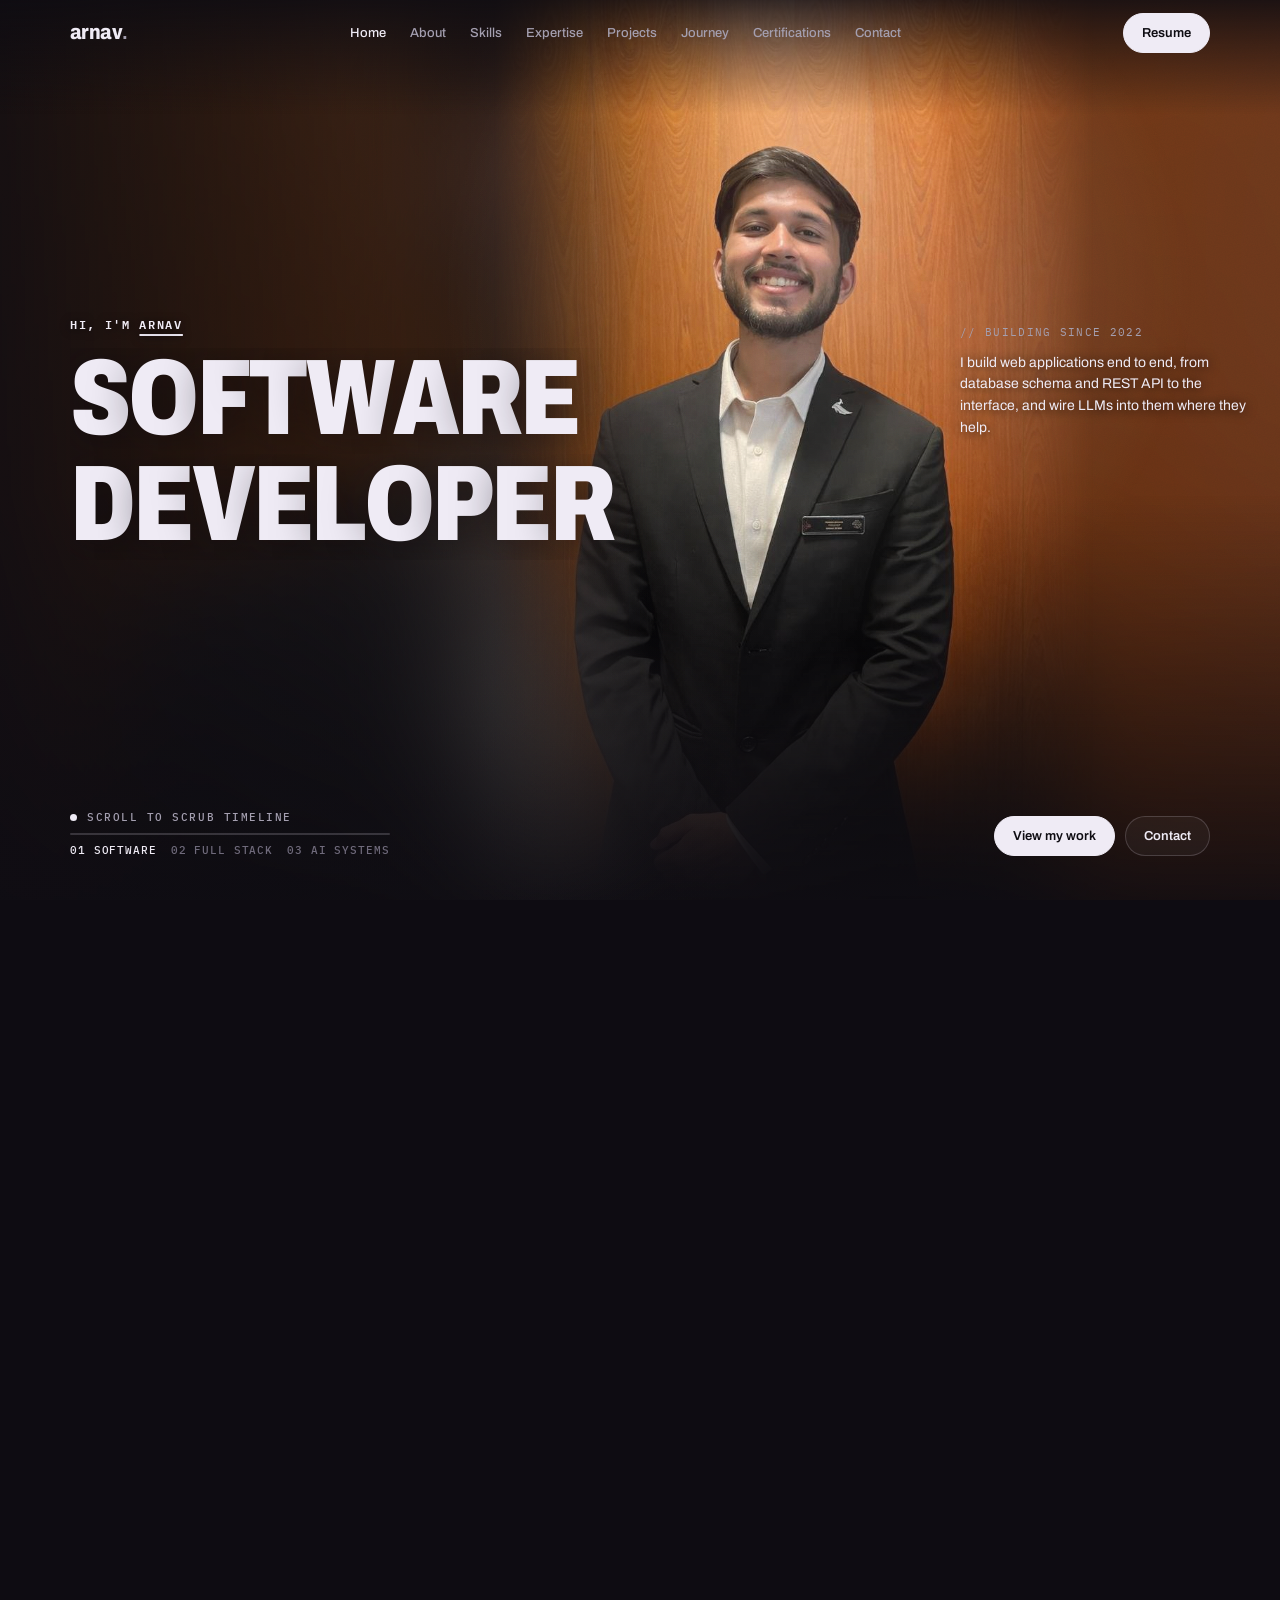
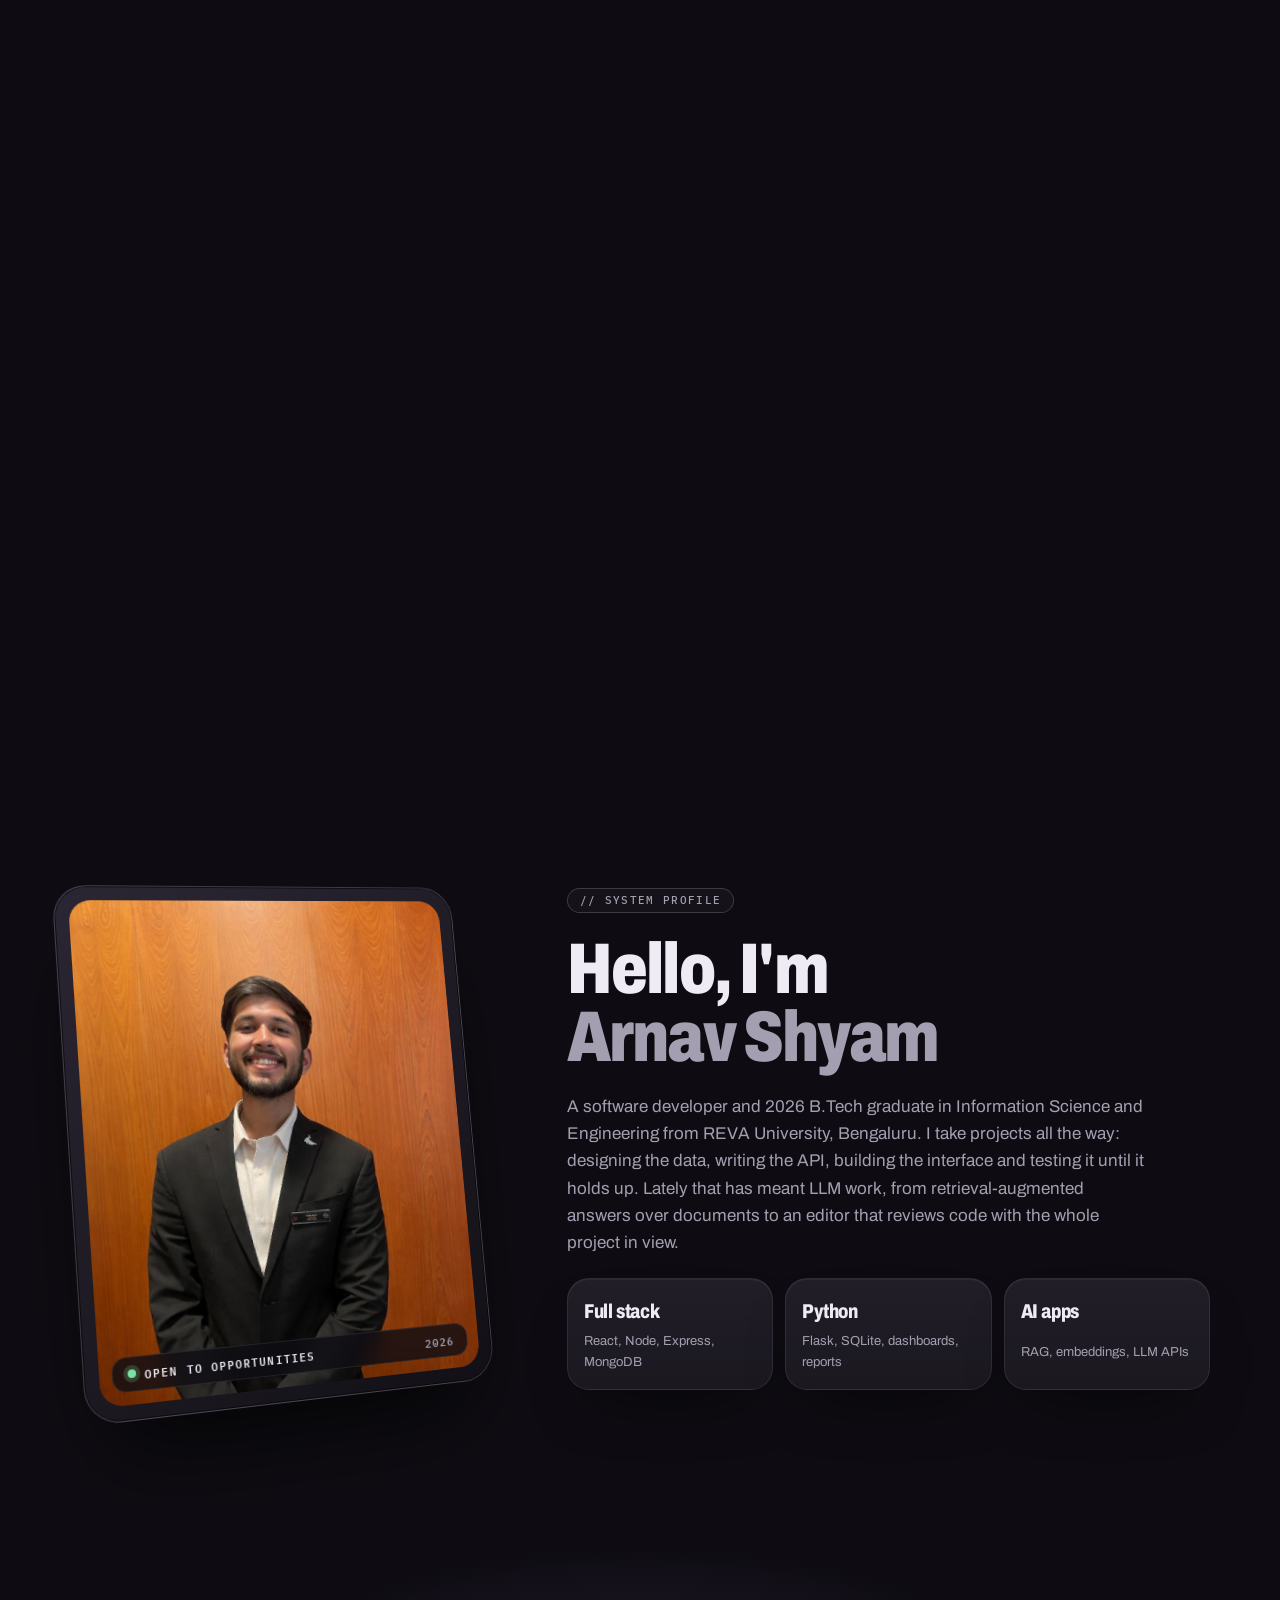
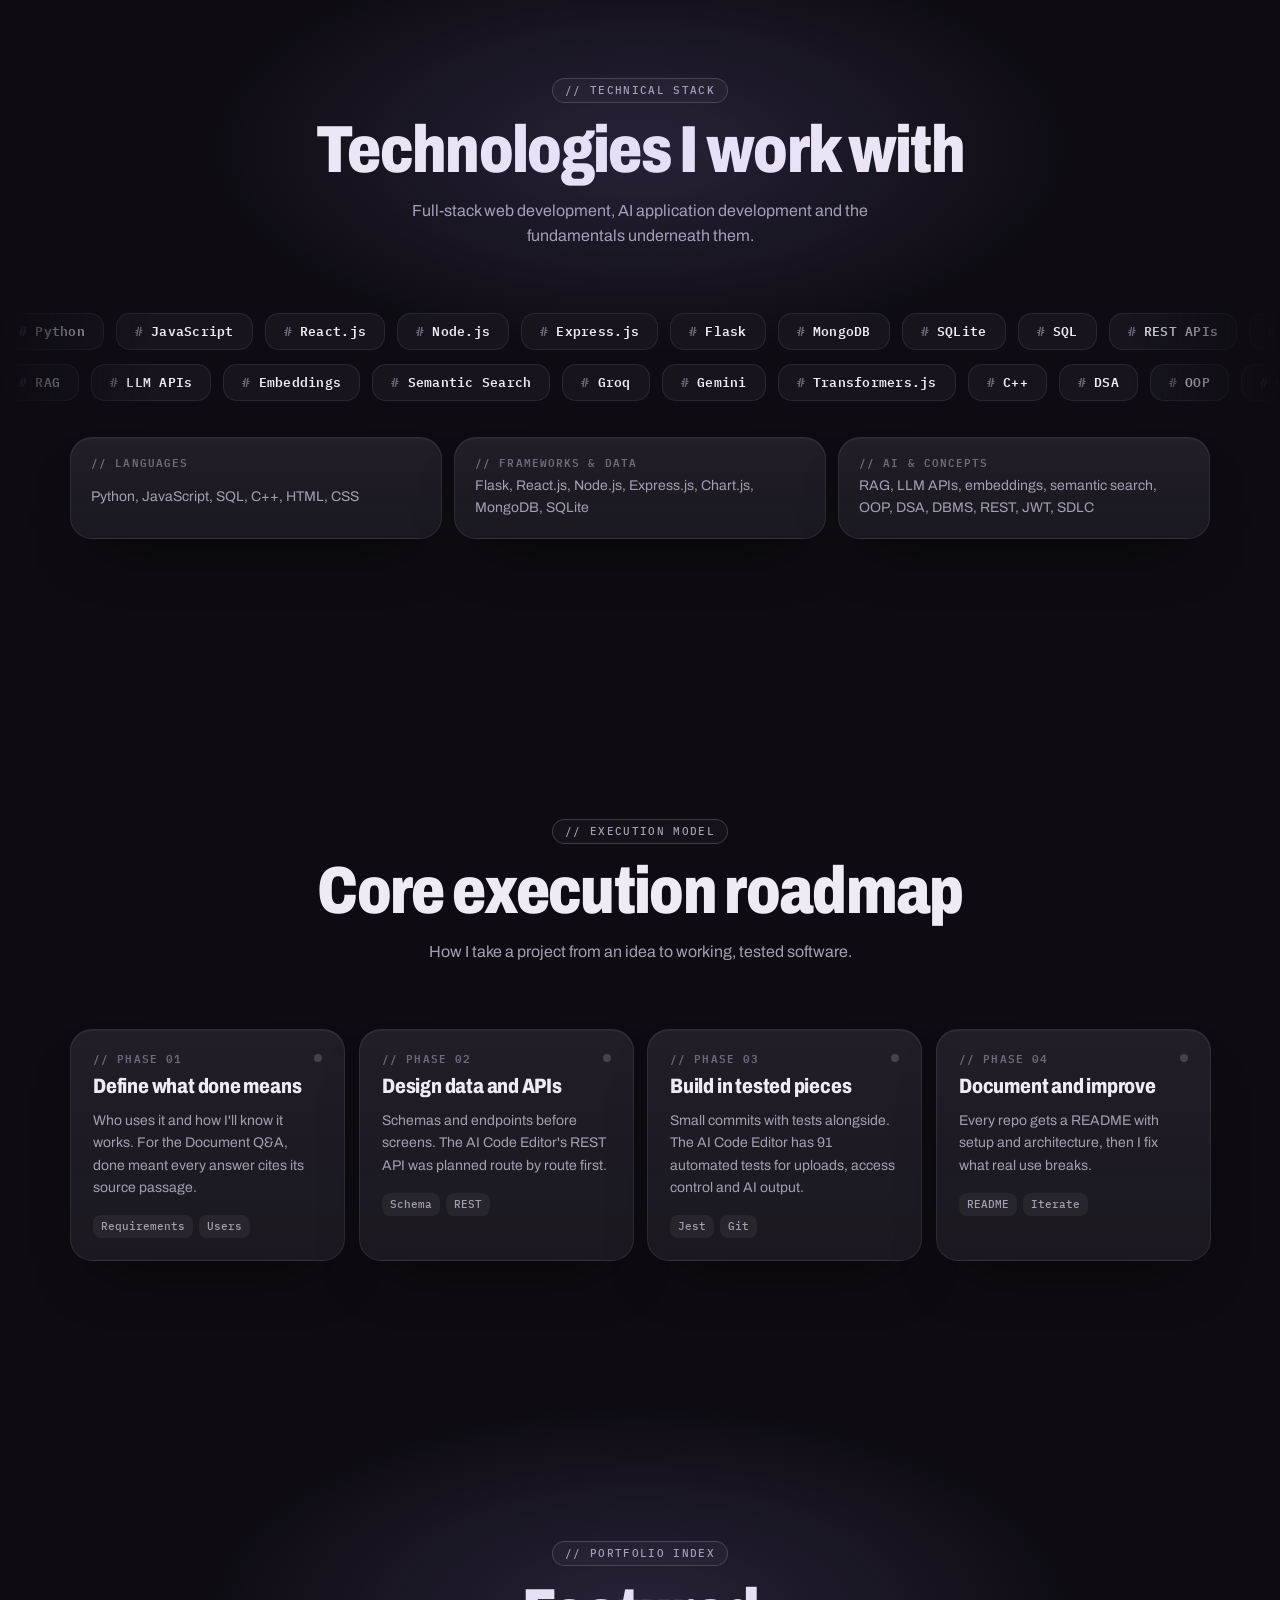
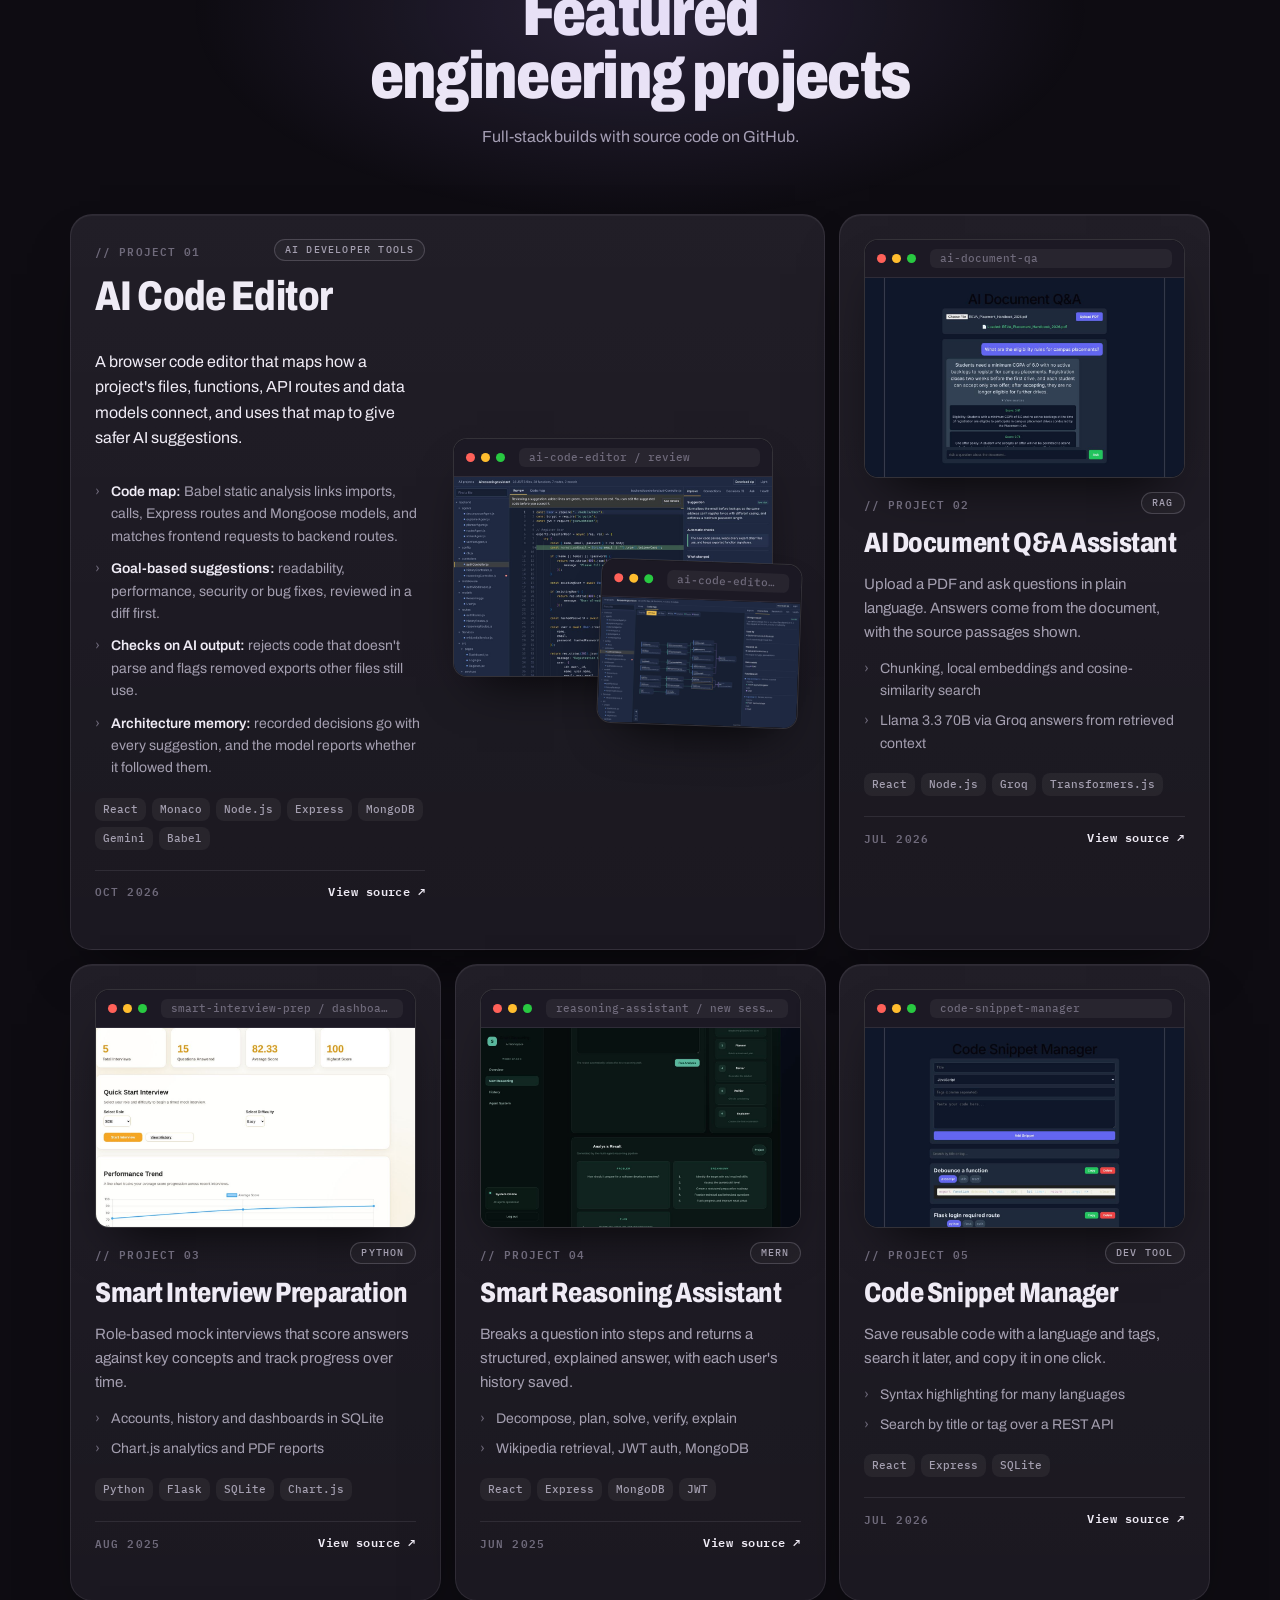
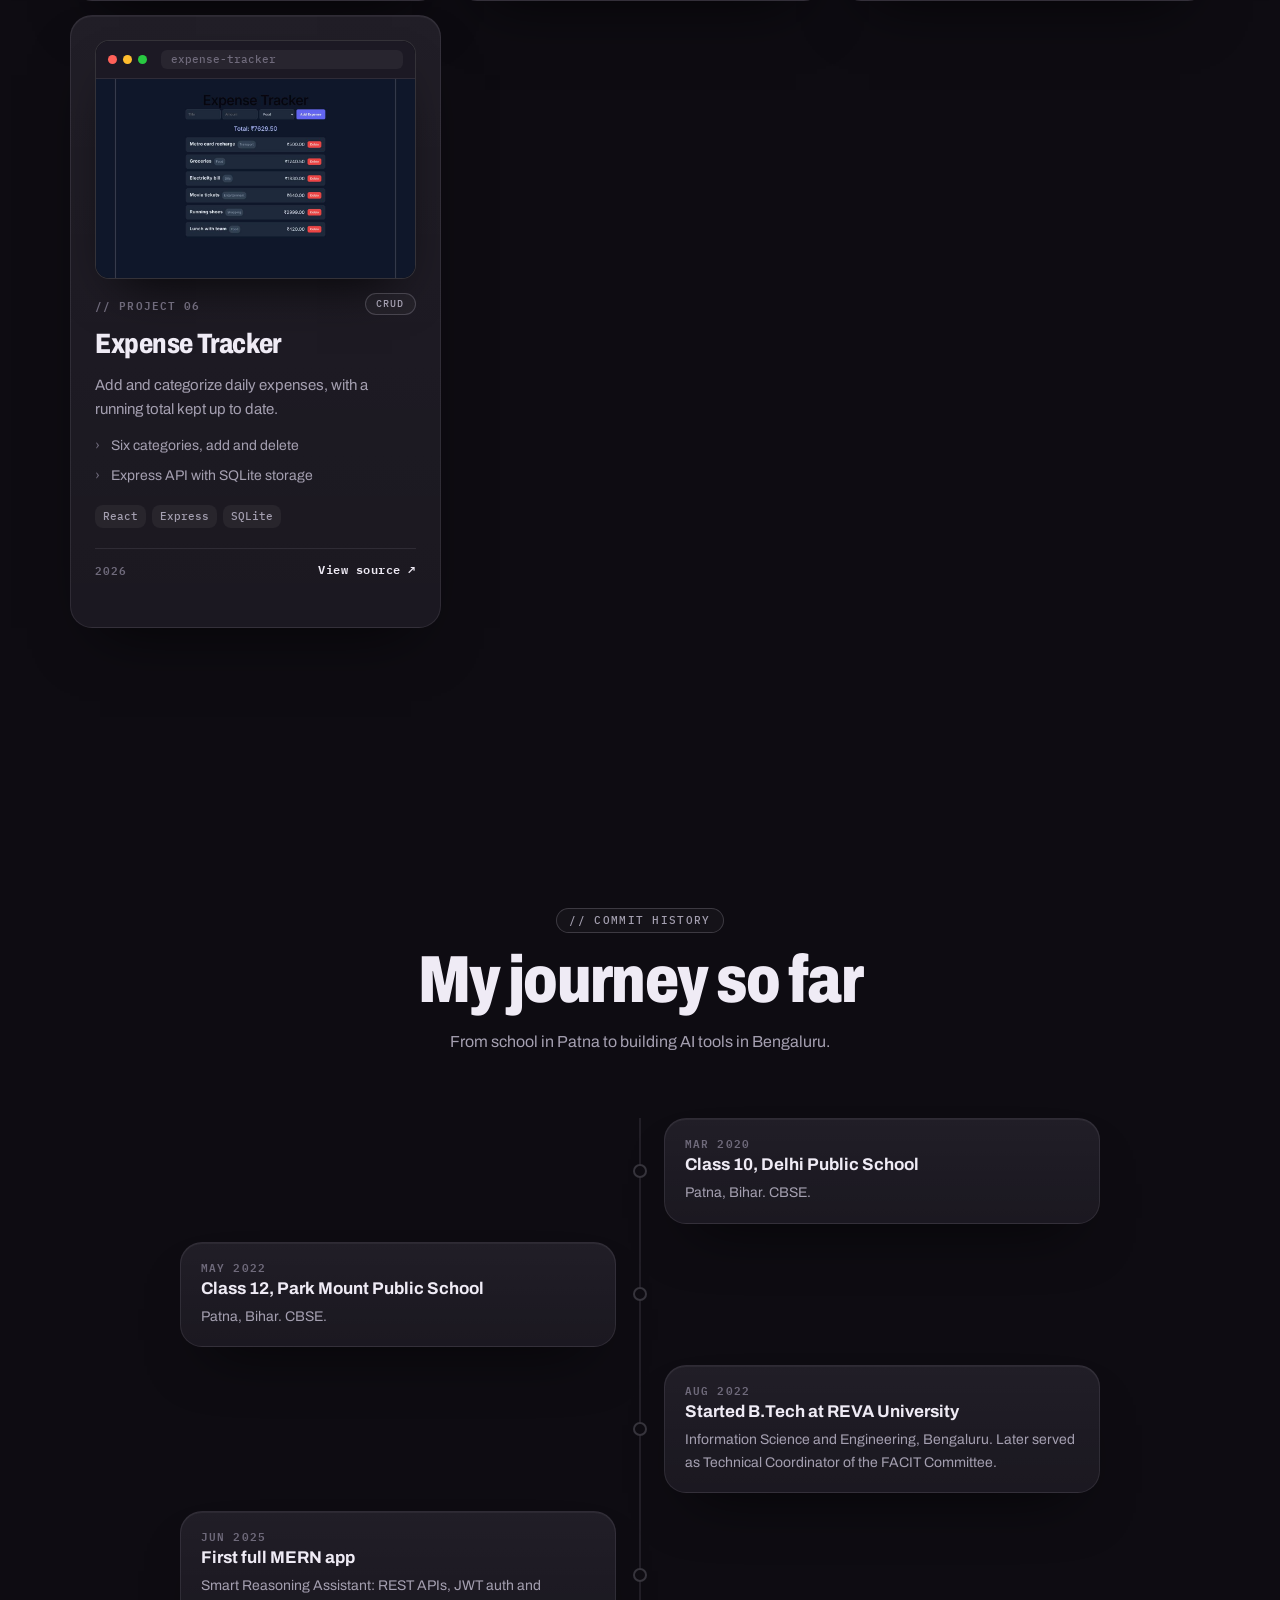
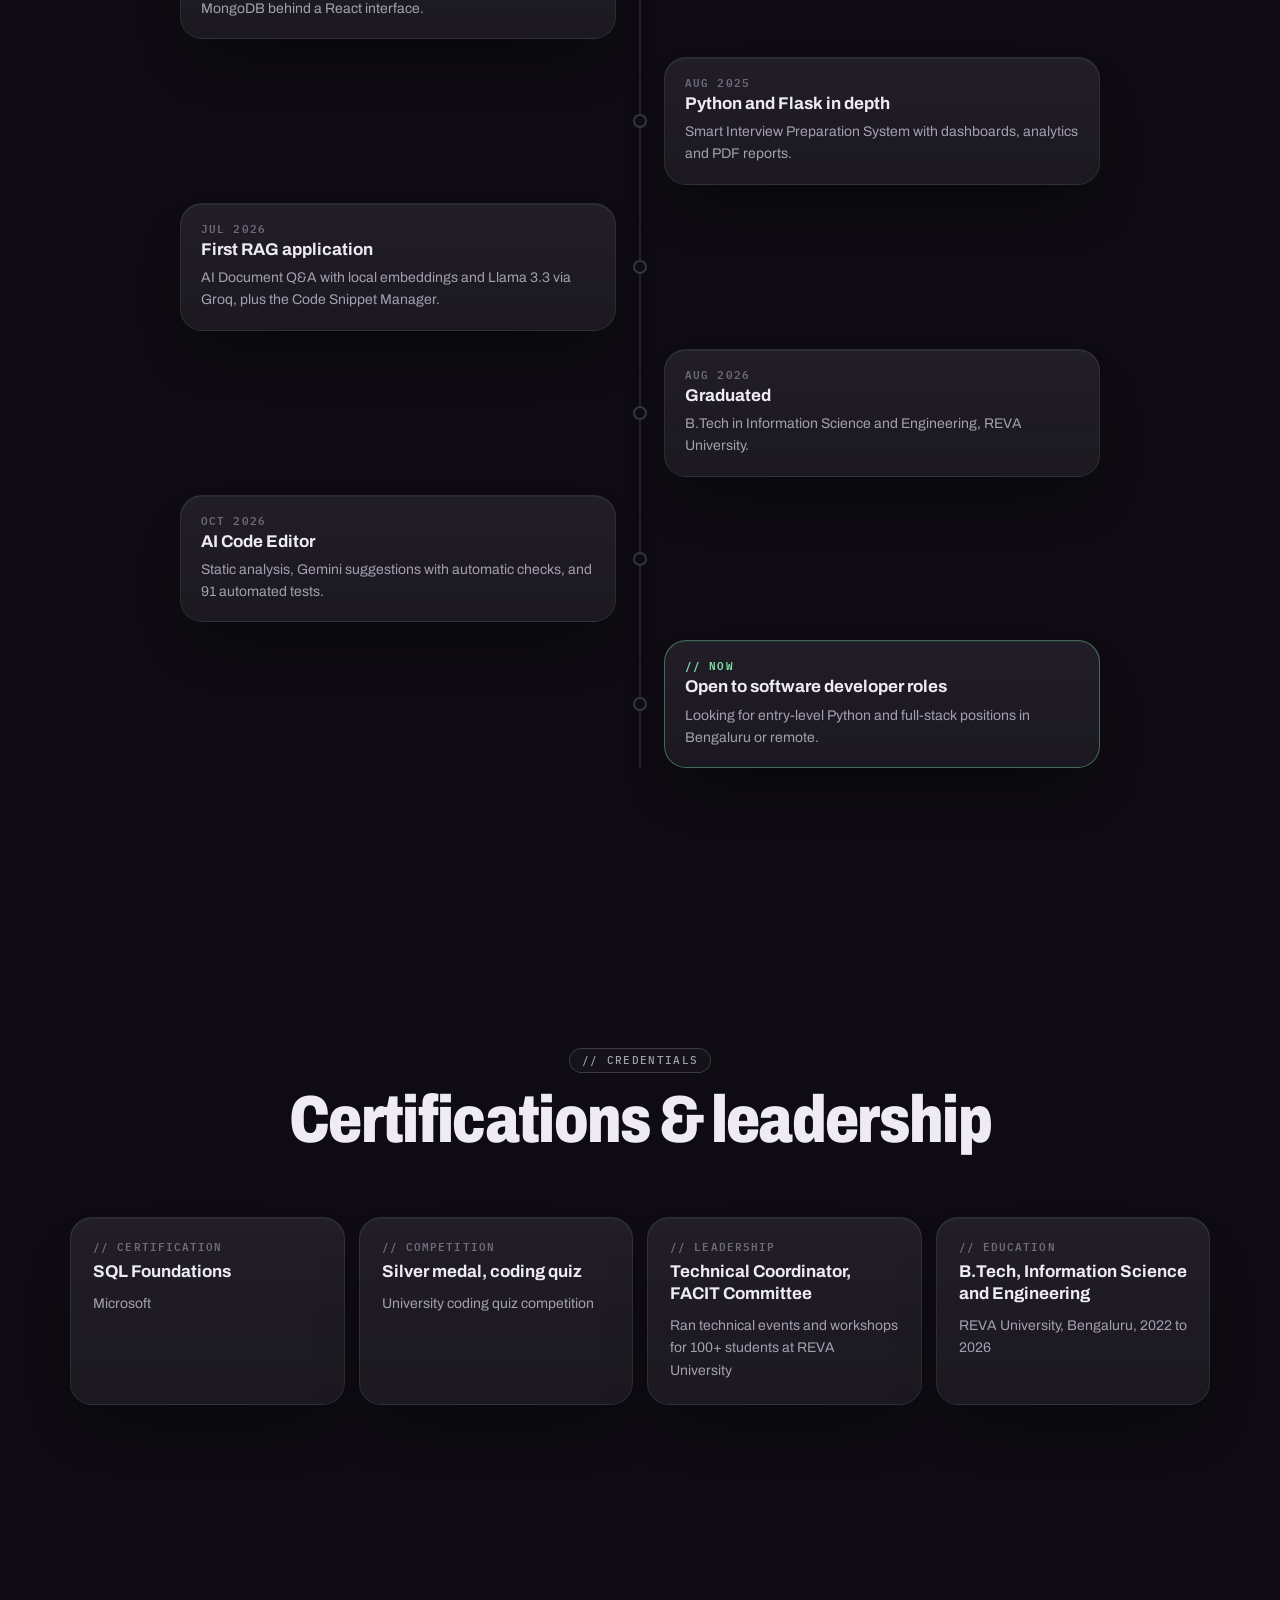
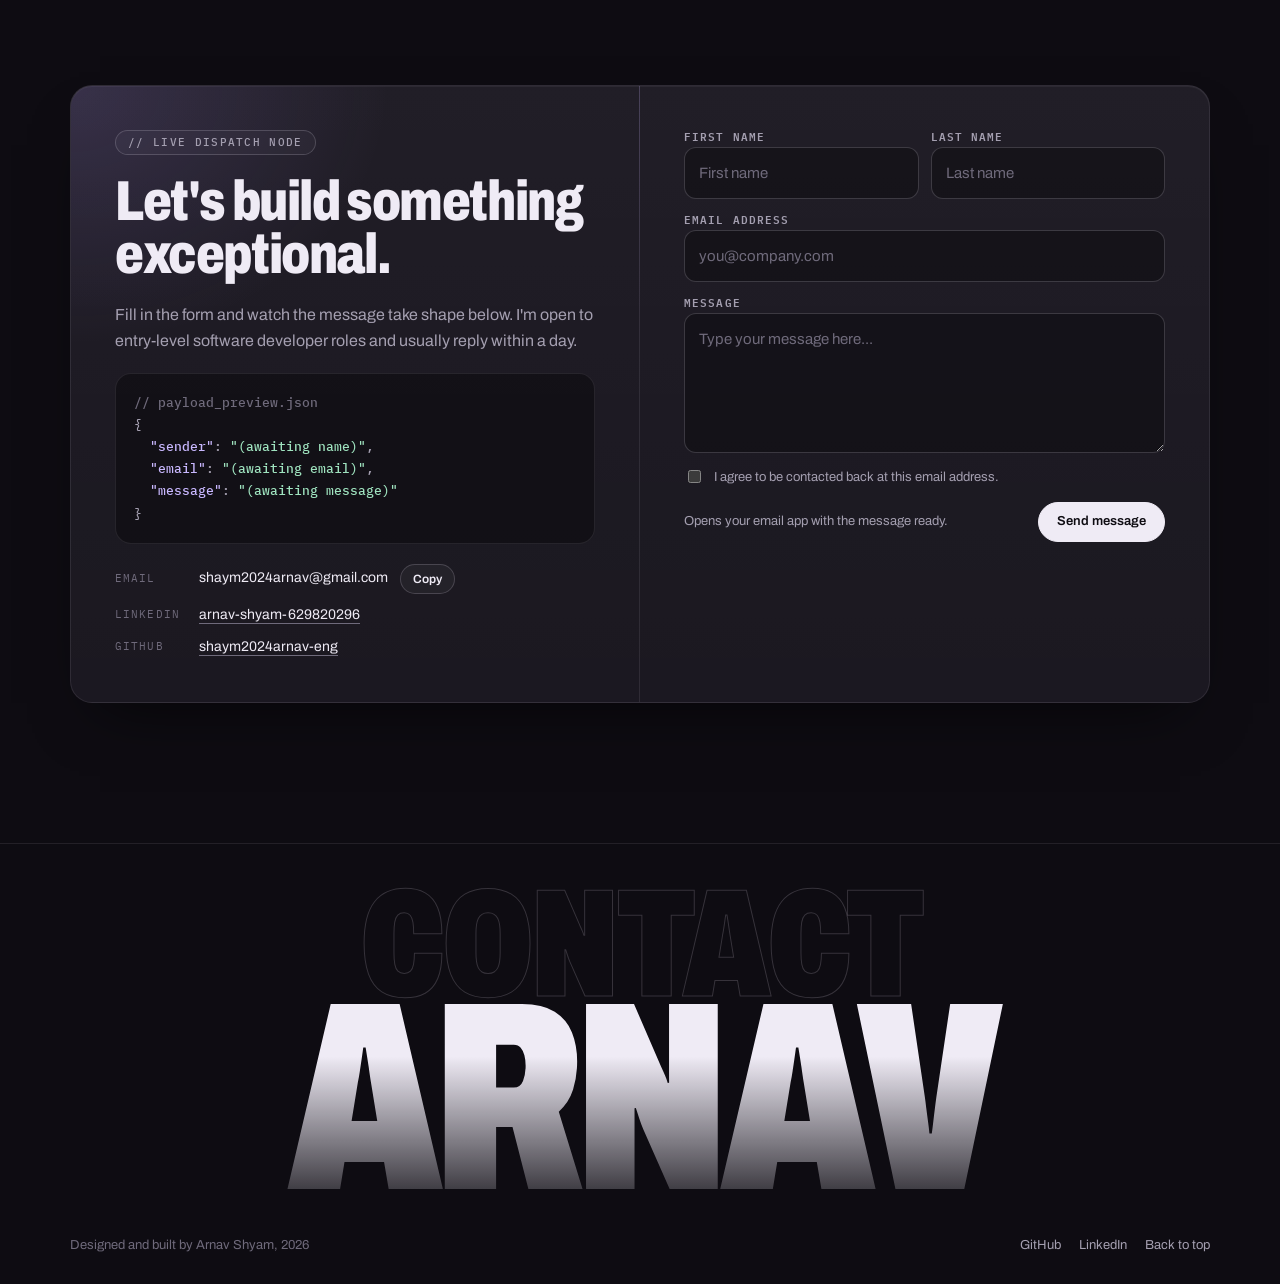
<file: index.html>
<!doctype html>
<html lang="en">
<head>
<meta charset="utf-8">
<meta name="viewport" content="width=device-width, initial-scale=1, viewport-fit=cover">
<title>Arnav Shyam</title>
<meta name="claude:viewport-fit-sides" content="cover">
<meta name="description" content="Arnav Shyam, software developer in Bengaluru building full-stack web apps and AI applications: RAG, LLM tools and REST APIs.">
<link rel="icon" type="image/svg+xml" href="favicon.svg">
<meta name="theme-color" content="#0e0c12">
<link rel="canonical" href="https://shaym2024arnav-eng.github.io/portfolio/">
<meta property="og:type" content="website">
<meta property="og:url" content="https://shaym2024arnav-eng.github.io/portfolio/">
<meta property="og:title" content="Arnav Shyam, Software Developer">
<meta property="og:description" content="Full-stack web apps and AI applications: RAG, LLM tools and REST APIs. Six projects with source code.">
<meta property="og:image" content="https://shaym2024arnav-eng.github.io/portfolio/og-image.jpg">
<meta property="og:image:width" content="1200">
<meta property="og:image:height" content="630">
<meta name="twitter:card" content="summary_large_image">
<link rel="preload" as="image" href="photo.jpg">
<link rel="preconnect" href="https://fonts.googleapis.com">
<link rel="preconnect" href="https://fonts.gstatic.com" crossorigin>
<link rel="stylesheet" href="https://fonts.googleapis.com/css2?family=Archivo:wdth,wght@62..125,300..900&family=IBM+Plex+Mono:wght@400;500;600&display=swap">
<style>
/* Layout: a full-screen spotlight hero that scrubs with scroll and tilts away, then centered sections of glass cards that tilt into place. */
:root {
  --void: #0e0c12;          /* page */
  --slab: #17141d;          /* cards */
  --edge: rgba(236, 230, 246, 0.09);
  --edge-strong: rgba(236, 230, 246, 0.18);
  --ink: #efebf5;           /* text */
  --haze: #a49fb0;          /* secondary */
  --mist: #6f6a7b;          /* tertiary */
  --live: #7be3a6;          /* availability dot */
  --glow: rgba(178, 150, 255, 0.16);
  --display: "Archivo", "Arial Narrow", "Helvetica Neue", Arial, sans-serif;
  --body: "Archivo", "Helvetica Neue", Arial, sans-serif;
  --mono: "IBM Plex Mono", ui-monospace, "SFMono-Regular", Consolas, monospace;
  --wrap: 1180px;
  --gl: max(20px, env(safe-area-inset-left, 0px));
  --gr: max(20px, env(safe-area-inset-right, 0px));
  color-scheme: dark;
}
* { box-sizing: border-box; }
html { scroll-behavior: smooth; scroll-padding-top: 76px; }
body { margin: 0; background: var(--void); color: var(--ink); font: 400 1rem/1.6 var(--body); -webkit-font-smoothing: antialiased; overflow-x: hidden; }
body::before { content: ""; position: fixed; inset: 0 0 auto; height: env(safe-area-inset-top, 0px); z-index: 60; background: var(--void); }
a { color: inherit; }
img { max-width: 100%; display: block; }
[hidden] { display: none !important; }
:focus-visible { outline: 2px solid var(--ink); outline-offset: 3px; }
::selection { background: var(--ink); color: var(--void); }
.wrap { width: min(var(--wrap), 100%); margin: 0 auto; padding-left: var(--gl); padding-right: var(--gr); }

.mono { font-family: var(--mono); }
.tag {
  display: inline-flex; align-items: center; gap: 8px; padding: 6px 12px; border-radius: 999px;
  border: 1px solid var(--edge-strong); background: rgba(255, 255, 255, 0.03);
  font: 500 0.6875rem/1 var(--mono); letter-spacing: 0.12em; text-transform: uppercase; color: var(--haze);
}
.heavy { font-family: var(--display); font-variation-settings: "wdth" 78; font-weight: 850; letter-spacing: -0.025em; line-height: 0.95; margin: 0; }

/* Header ----------------------------------------------------------- */
.top { position: fixed; top: env(safe-area-inset-top, 0px); left: 0; right: 0; z-index: 50; transition: background-color .35s, border-color .35s; border-bottom: 1px solid transparent; }
.top::before { content: ""; position: absolute; inset: 0 0 -48px; background: linear-gradient(180deg, rgba(14, 12, 18, .85), rgba(14, 12, 18, 0)); pointer-events: none; transition: opacity .35s; }
.top.solid { background: rgba(14, 12, 18, .78); backdrop-filter: blur(16px) saturate(140%); -webkit-backdrop-filter: blur(16px) saturate(140%); border-bottom-color: var(--edge); }
.top.solid::before { opacity: 0; }
.top .wrap { position: relative; display: flex; align-items: center; gap: 24px; height: 66px; }
.logo { font-family: var(--display); font-variation-settings: "wdth" 88; font-weight: 800; font-size: 1.3rem; letter-spacing: -0.03em; text-decoration: none; }
.logo b { color: var(--haze); }
.nav { display: flex; gap: 24px; margin: 0 auto; }
.nav a { text-decoration: none; color: var(--haze); font-size: .8125rem; font-weight: 500; transition: color .2s; }
.nav a:hover, .nav a.active { color: var(--ink); }
.pill {
  display: inline-flex; align-items: center; justify-content: center; gap: 8px; min-height: 40px; padding: 0 18px; border-radius: 999px;
  border: 1px solid var(--edge-strong); background: rgba(255, 255, 255, .04); color: var(--ink);
  font: 600 .8125rem/1 var(--body); text-decoration: none; cursor: pointer; transition: background-color .2s, border-color .2s, transform .3s cubic-bezier(.2,.7,.2,1);
}
.pill:hover { border-color: rgba(236, 230, 246, .4); background: rgba(255, 255, 255, .08); }
.pill.solid { background: var(--ink); color: var(--void); border-color: var(--ink); }
.pill.solid:hover { background: #fff; }
.menu-btn { display: none; }

/* Hero ------------------------------------------------------------- */
.hero-track { position: relative; height: 260vh; }
.hero-sticky { position: sticky; top: 0; height: 100vh; min-height: 600px; overflow: hidden; perspective: 1400px; }
.stage { position: absolute; inset: 0; overflow: hidden; transform-origin: 50% 100%; will-change: transform; background: #1a1620; }
.stage-fill { position: absolute; inset: -60px; background-size: cover; background-position: center 30%; filter: blur(46px) brightness(.55) saturate(1.1); transform: scale(1.15); }
.stage-photo { position: absolute; inset: 0; display: flex; justify-content: center; align-items: flex-end; will-change: transform; transform-origin: 62% 35%; }
.stage-photo img {
  height: 100%; width: auto; max-width: none; margin-left: 24vw;
  -webkit-mask-image: linear-gradient(90deg, transparent 0%, #000 26%, #000 74%, transparent 100%), linear-gradient(180deg, #000 70%, transparent 100%);
  -webkit-mask-composite: source-in;
  mask-image: linear-gradient(90deg, transparent 0%, #000 26%, #000 74%, transparent 100%), linear-gradient(180deg, #000 70%, transparent 100%);
  mask-composite: intersect;
}
.spot { position: absolute; inset: 0; pointer-events: none; background:
  radial-gradient(42% 60% at 64% 32%, rgba(255, 248, 240, .16), transparent 70%),
  linear-gradient(90deg, rgba(14, 12, 18, .92) 0%, rgba(14, 12, 18, .55) 34%, rgba(14, 12, 18, 0) 58%),
  linear-gradient(180deg, rgba(14, 12, 18, 0) 55%, rgba(14, 12, 18, .9) 100%); }
.grain { position: absolute; inset: 0; opacity: .08; pointer-events: none; mix-blend-mode: overlay;
  background-image: url("data:image/svg+xml,%3Csvg xmlns='http://www.w3.org/2000/svg' width='160' height='160'%3E%3Cfilter id='n'%3E%3CfeTurbulence type='fractalNoise' baseFrequency='.9' numOctaves='2' stitchTiles='stitch'/%3E%3C/filter%3E%3Crect width='100%25' height='100%25' filter='url(%23n)'/%3E%3C/svg%3E"); }
.hero-ui { position: absolute; inset: 0; display: grid; grid-template-rows: 1fr auto; padding-top: 66px; }
.hero-main { align-self: center; }
.hero-hi { font: 600 .75rem/1 var(--mono); letter-spacing: .14em; text-transform: uppercase; margin: 0 0 18px; text-shadow: 0 1px 10px rgba(14, 12, 18, .9); }
.hero-hi u { text-decoration-thickness: 2px; text-underline-offset: 5px; }
.titles { display: grid; font-size: clamp(3rem, 8.4vw, 7.5rem); text-transform: uppercase; text-shadow: 0 4px 40px rgba(14, 12, 18, .5); }
.titles > span { grid-area: 1 / 1; }
.titles i { display: block; font-style: normal; overflow: hidden; padding-bottom: .04em; }
/* Each letter rolls up in turn; the outgoing title drops away. */
.titles .ch { display: inline-block; transition: transform .7s cubic-bezier(.2,.75,.15,1), opacity .5s; transition-delay: calc(var(--i) * 24ms); }
.titles > span[aria-hidden="true"] .ch { transform: translateY(110%) rotate(6deg); opacity: 0; transition-delay: calc(var(--i) * 10ms); }
.hero-note { position: absolute; right: var(--gr); top: 36%; width: min(300px, 26vw); display: grid; gap: 10px; }
.hero-note .mono { font-size: .6875rem; letter-spacing: .12em; text-transform: uppercase; color: var(--haze); }
.hero-note p { margin: 0; font-size: .875rem; line-height: 1.55; color: var(--ink); text-shadow: 0 1px 12px rgba(14, 12, 18, .9); }
.hero-foot { display: flex; align-items: end; justify-content: space-between; gap: 20px; padding-bottom: clamp(24px, 5vh, 44px); flex-wrap: wrap; }
.scrub { display: grid; gap: 10px; min-width: 0; }
.scrub-label { font: 500 .6875rem/1 var(--mono); letter-spacing: .14em; text-transform: uppercase; color: var(--haze); display: flex; align-items: center; gap: 10px; }
.scrub-label::before { content: ""; width: 7px; height: 7px; border-radius: 50%; background: var(--ink); animation: pulse 2s infinite; }
@keyframes pulse { 50% { opacity: .25; } }
.scrub-bar { width: min(320px, 60vw); height: 2px; background: var(--edge-strong); border-radius: 2px; overflow: hidden; }
.scrub-bar i { display: block; height: 100%; width: 0; background: var(--ink); }
.scrub-steps { display: flex; gap: 14px; font: 500 .6875rem/1 var(--mono); letter-spacing: .08em; text-transform: uppercase; color: var(--mist); }
.scrub-steps span.on { color: var(--ink); }
.hero-actions { display: flex; gap: 10px; }

/* Sections ---------------------------------------------------------- */
section { position: relative; padding-block: clamp(84px, 11vw, 140px); }
.center-head { display: grid; justify-items: center; text-align: center; gap: 16px; margin: 0 auto clamp(40px, 5vw, 64px); max-width: 720px; }
.center-head h2 { font-size: clamp(2.3rem, 5.2vw, 4.25rem); text-wrap: balance; }
.center-head p { margin: 0; color: var(--haze); max-width: 56ch; }
.ambient::before { content: ""; position: absolute; left: 50%; top: 0; width: min(900px, 100%); height: 420px; transform: translateX(-50%); background: radial-gradient(closest-side, var(--glow), transparent); pointer-events: none; }

.glass {
  position: relative; border-radius: 22px; border: 1px solid var(--edge); overflow: hidden;
  background: linear-gradient(180deg, rgba(255, 255, 255, .045), rgba(255, 255, 255, .015)), var(--slab);
  box-shadow: 0 30px 60px -30px rgba(0, 0, 0, .7), inset 0 1px 0 rgba(255, 255, 255, .05);
}
.glass::after { content: ""; position: absolute; inset: 0; pointer-events: none; opacity: 0; transition: opacity .3s;
  background: radial-gradient(360px circle at var(--mx, 50%) var(--my, 0%), rgba(255, 255, 255, .07), transparent 60%); }
.glass:hover::after { opacity: 1; }
.code-label { font: 600 .6875rem/1 var(--mono); letter-spacing: .1em; text-transform: uppercase; color: var(--mist); }

/* Scroll reveal: elements tilt up into place. Visible by default; JS opts in. */
.js .reveal { opacity: 0; transform: perspective(1000px) rotateX(18deg) translateY(60px) scale(.96); filter: blur(10px);
  transition: opacity .9s cubic-bezier(.2,.7,.2,1), transform .9s cubic-bezier(.2,.7,.2,1), filter .9s; transition-delay: var(--d, 0s); }
.js .reveal.in { opacity: 1; transform: none; filter: none; }

/* About */
.about-grid { display: grid; grid-template-columns: minmax(0, 420px) minmax(0, 1fr); gap: clamp(36px, 6vw, 90px); align-items: center; }
.device-scene { perspective: 1200px; }
.device {
  position: relative; padding: 14px; border-radius: 34px; background: linear-gradient(145deg, #2b2633, #121016);
  border: 1px solid var(--edge-strong); box-shadow: 0 50px 90px -30px rgba(0, 0, 0, .85), 0 0 0 1px rgba(0, 0, 0, .6) inset;
  transform: rotateY(16deg) rotateX(6deg) rotateZ(-3deg); transition: transform .8s cubic-bezier(.2,.7,.2,1);
}
.device:hover { transform: rotateY(4deg) rotateX(2deg) rotateZ(-1deg); }
.device-screen { position: relative; aspect-ratio: 4 / 5; border-radius: 22px; overflow: hidden; background: #2a2430; }
.device-screen img { width: 100%; height: 100%; object-fit: cover; object-position: 50% 18%; }
.device-screen::after { content: ""; position: absolute; inset: 0; background: linear-gradient(125deg, rgba(255, 255, 255, .22), transparent 38%); pointer-events: none; }
.open-badge {
  position: absolute; left: 26px; right: 26px; bottom: 26px; display: flex; align-items: center; justify-content: space-between; gap: 10px;
  padding: 10px 14px; border-radius: 14px; background: rgba(14, 12, 18, .78); backdrop-filter: blur(10px); -webkit-backdrop-filter: blur(10px);
  font: 600 .6875rem/1 var(--mono); letter-spacing: .1em; text-transform: uppercase; border: 1px solid var(--edge);
}
.open-badge span:first-child { display: inline-flex; align-items: center; gap: 8px; }
.open-badge span:first-child::before { content: ""; width: 8px; height: 8px; border-radius: 50%; background: var(--live); box-shadow: 0 0 0 4px rgba(123, 227, 166, .2); }
.open-badge span:last-child { color: var(--haze); }
.about-body { display: grid; gap: 22px; min-width: 0; }
.about-body h2 { font-size: clamp(2.6rem, 5.6vw, 4.6rem); }
.about-body h2 span { color: var(--haze); }
.about-body > p { margin: 0; color: var(--haze); font-size: 1.0625rem; max-width: 58ch; }
.stats { display: grid; grid-template-columns: repeat(3, minmax(0, 1fr)); gap: 12px; }
.stat { padding: 16px; display: grid; gap: 4px; }
.stat strong { font-family: var(--display); font-variation-settings: "wdth" 80; font-size: 1.25rem; font-weight: 800; letter-spacing: -.01em; }
.stat span { font-size: .8125rem; color: var(--haze); }

/* Technologies marquee */
.marquee { display: grid; gap: 14px; overflow: hidden; -webkit-mask-image: linear-gradient(90deg, transparent, #000 12%, #000 88%, transparent); mask-image: linear-gradient(90deg, transparent, #000 12%, #000 88%, transparent); }
.lane { display: flex; gap: 12px; width: max-content; animation: slide 46s linear infinite; }
.lane.rev { animation-direction: reverse; animation-duration: 52s; }
.marquee:hover .lane { animation-play-state: paused; }
@keyframes slide { to { transform: translateX(-50%); } }
.chip { white-space: nowrap; padding: 11px 18px; border-radius: 14px; border: 1px solid var(--edge); background: var(--slab); font: 600 .8125rem/1 var(--mono); letter-spacing: .02em; }
.chip em { font-style: normal; color: var(--mist); margin-right: 8px; }
.stack-groups { display: grid; grid-template-columns: repeat(3, minmax(0, 1fr)); gap: 12px; margin-top: 36px; }
.stack-groups .glass { padding: 18px 20px; display: grid; gap: 8px; }
.stack-groups p { margin: 0; color: var(--haze); font-size: .875rem; }

/* Roadmap */
.phases { display: grid; grid-template-columns: repeat(4, minmax(0, 1fr)); gap: 14px; list-style: none; margin: 0; padding: 0; }
.phase { padding: 22px; display: grid; gap: 12px; align-content: start; }
.phase header { display: flex; justify-content: space-between; align-items: center; }
.phase header span:last-child { width: 8px; height: 8px; border-radius: 50%; background: var(--edge-strong); }
.phase h3 { margin: 0; font-family: var(--display); font-variation-settings: "wdth" 82; font-size: 1.3rem; font-weight: 800; letter-spacing: -.01em; line-height: 1.1; }
.phase p { margin: 0; color: var(--haze); font-size: .875rem; }
.mini { display: flex; flex-wrap: wrap; gap: 6px; margin-top: 4px; }
.mini span { font: 500 .6875rem/1 var(--mono); padding: 6px 8px; border-radius: 8px; background: rgba(255, 255, 255, .05); color: var(--haze); }

/* Projects */
.projects { display: grid; grid-template-columns: repeat(3, minmax(0, 1fr)); gap: 14px; }
.project { padding: 24px; display: grid; gap: 14px; align-content: start; transition: transform .35s cubic-bezier(.2,.7,.2,1), border-color .3s, opacity .9s, filter .9s; }
.js .project.reveal.in:hover, .project:hover { transform: translateY(-6px); border-color: var(--edge-strong); }
.project.lead { grid-column: span 2; }
.project header { display: flex; justify-content: space-between; align-items: center; gap: 10px; }
.project header .tag { padding: 5px 10px; font-size: .625rem; }
.project h3 { margin: 0; font-family: var(--display); font-variation-settings: "wdth" 80; font-size: clamp(1.4rem, 2.2vw, 1.75rem); font-weight: 800; letter-spacing: -.015em; line-height: 1.05; }
.project.lead h3 { font-size: clamp(1.9rem, 3.4vw, 2.6rem); }
.project > p { margin: 0; color: var(--haze); font-size: .9375rem; }
.project ul { margin: 0; padding: 0; list-style: none; display: grid; gap: 8px; font-size: .875rem; color: var(--haze); }
.project li { padding-left: 16px; position: relative; }
.project li::before { content: "›"; position: absolute; left: 0; color: var(--mist); }
.project li strong { color: var(--ink); font-weight: 600; }
.project footer { display: flex; justify-content: space-between; align-items: center; gap: 12px; flex-wrap: wrap; margin-top: 6px; padding-top: 14px; border-top: 1px solid var(--edge); }
.repo { font: 600 .75rem/1 var(--mono); letter-spacing: .04em; text-decoration: none; color: var(--ink); }
.repo:hover { text-decoration: underline; text-underline-offset: 4px; }
.lead-cols { display: grid; grid-template-columns: minmax(0, 1fr) minmax(0, 1fr); gap: 8px 28px; }

/* Screenshots in a browser frame */
.shot { margin: 0; border-radius: 14px; overflow: hidden; border: 1px solid var(--edge-strong); background: #0b0a0e; box-shadow: 0 24px 50px -24px rgba(0, 0, 0, .9); }
.shot-bar { display: flex; align-items: center; gap: 6px; padding: 9px 12px; background: #1c1924; border-bottom: 1px solid var(--edge); }
.shot-bar span { width: 9px; height: 9px; border-radius: 50%; background: #3a3545; }
.shot-bar span:nth-child(1) { background: #ff6159; } .shot-bar span:nth-child(2) { background: #ffbd2e; } .shot-bar span:nth-child(3) { background: #28c941; }
.shot-bar em { margin-left: 8px; flex: 1; min-width: 0; padding: 4px 10px; border-radius: 6px; background: rgba(255, 255, 255, .05); font: 500 .6875rem/1 var(--mono); font-style: normal; color: var(--mist); overflow: hidden; text-overflow: ellipsis; white-space: nowrap; }
.shot-view { aspect-ratio: 16 / 10; overflow: hidden; }
.shot-view img { width: 100%; height: 100%; object-fit: cover; object-position: top; transition: transform 1.2s cubic-bezier(.2,.7,.2,1); }
.project:hover .shot-view img { transform: scale(1.04); }
.lead-grid { display: grid; grid-template-columns: minmax(0, 1fr) minmax(0, 1.05fr); gap: 28px; align-items: center; }
.lead-text { display: grid; gap: 14px; align-content: start; min-width: 0; }
.lead-text ul { gap: 10px; }
.lead-shots { position: relative; padding-bottom: 14%; padding-right: 8%; }
.lead-shots .shot:last-child { position: absolute; right: 0; bottom: 0; width: 58%; transform: rotate(2deg); }

/* Journey timeline */
.journey { position: relative; list-style: none; margin: 0 auto; padding: 0; max-width: 920px; display: grid; gap: 18px; }
.journey::before { content: ""; position: absolute; left: 50%; top: 0; bottom: 0; width: 2px; margin-left: -1px; background: var(--edge); }
.journey-fill { position: absolute; left: 50%; top: 0; width: 2px; margin-left: -1px; height: 0; background: linear-gradient(180deg, rgba(178, 150, 255, .9), var(--ink)); box-shadow: 0 0 18px rgba(178, 150, 255, .5); }
.step { position: relative; display: grid; grid-template-columns: minmax(0, 1fr) 48px minmax(0, 1fr); align-items: center; }
.step .glass { padding: 18px 20px; display: grid; gap: 6px; }
.step:nth-child(odd) .glass { grid-column: 1; }
.step:nth-child(even) .glass { grid-column: 3; }
.step .glass h3 { margin: 0; font-size: 1.0625rem; font-weight: 700; line-height: 1.3; }
.step .glass p { margin: 0; color: var(--haze); font-size: .875rem; }
.step-dot { grid-column: 2; grid-row: 1; justify-self: center; width: 14px; height: 14px; border-radius: 50%; background: var(--void); border: 2px solid var(--edge-strong); transition: background-color .4s, border-color .4s, box-shadow .4s; z-index: 1; }
.step.lit .step-dot { background: var(--ink); border-color: var(--ink); box-shadow: 0 0 0 6px rgba(178, 150, 255, .18); }
.step.now .glass { border-color: rgba(123, 227, 166, .4); }
.step.now .code-label { color: var(--live); }

/* Certifications */
.certs { display: grid; grid-template-columns: repeat(4, minmax(0, 1fr)); gap: 14px; }
.cert { padding: 22px; display: grid; gap: 10px; align-content: start; }
.cert h3 { margin: 0; font-size: 1.0625rem; font-weight: 700; line-height: 1.3; }
.cert p { margin: 0; color: var(--haze); font-size: .875rem; }

/* Contact */
.dispatch { display: grid; grid-template-columns: minmax(0, 1fr) minmax(0, 1fr); }
.dispatch-left { padding: clamp(24px, 4vw, 44px); display: grid; gap: 20px; align-content: start; border-right: 1px solid var(--edge); background: radial-gradient(80% 60% at 0% 0%, var(--glow), transparent 70%); }
.dispatch-left h2 { font-size: clamp(2.2rem, 4.4vw, 3.6rem); }
.dispatch-left > p { margin: 0; color: var(--haze); }
.payload { margin: 0; padding: 18px; border-radius: 16px; background: rgba(0, 0, 0, .35); border: 1px solid var(--edge); font: 500 .8125rem/1.7 var(--mono); color: var(--haze); white-space: pre-wrap; overflow-wrap: anywhere; min-height: 150px; }
.payload .k { color: #c9b8ff; }
.payload .s { color: #9fe3bf; }
.payload .c { color: var(--mist); }
.direct { display: grid; gap: 10px; font-size: .875rem; }
.direct-row { display: flex; align-items: center; gap: 12px; flex-wrap: wrap; }
.direct-row .mono { color: var(--mist); font-size: .6875rem; letter-spacing: .1em; text-transform: uppercase; width: 72px; }
.direct-row a { text-underline-offset: 4px; text-decoration-color: var(--mist); }
.copy { min-height: 30px; padding: 0 12px; font-size: .75rem; }
form { padding: clamp(24px, 4vw, 44px); display: grid; gap: 14px; align-content: start; }
.row2 { display: grid; grid-template-columns: minmax(0, 1fr) minmax(0, 1fr); gap: 12px; }
.field { display: grid; gap: 6px; }
.field label { font: 600 .6875rem/1 var(--mono); letter-spacing: .1em; text-transform: uppercase; color: var(--haze); }
.field input, .field textarea { width: 100%; padding: 13px 14px; border-radius: 12px; border: 1px solid var(--edge-strong); background: rgba(0, 0, 0, .3); color: var(--ink); font: inherit; font-size: .9375rem; transition: border-color .2s; }
.field input:focus, .field textarea:focus { outline: none; border-color: rgba(236, 230, 246, .5); }
.field textarea { min-height: 140px; resize: vertical; }
.field input::placeholder, .field textarea::placeholder { color: var(--mist); }
.consent { display: flex; gap: 10px; align-items: flex-start; font-size: .8125rem; color: var(--haze); }
.consent input { margin-top: 3px; accent-color: var(--ink); }
.form-end { display: flex; justify-content: space-between; align-items: center; gap: 12px; flex-wrap: wrap; }
.form-note { margin: 0; font-size: .8125rem; color: var(--haze); min-height: 1.3em; flex: 1; min-width: 180px; }

/* Footer */
footer { padding-block: 40px 28px; overflow: hidden; border-top: 1px solid var(--edge); }
.ghost { font-family: var(--display); font-variation-settings: "wdth" 70; font-weight: 900; text-transform: uppercase; font-size: clamp(3rem, 12vw, 10rem); line-height: .8; letter-spacing: -.03em; color: transparent; -webkit-text-stroke: 1px var(--edge-strong); margin: 0 0 -.1em; text-align: center; }
.giant { font-family: var(--display); font-variation-settings: "wdth" 70; font-weight: 900; text-transform: uppercase; font-size: clamp(4.2rem, 21vw, 19rem); line-height: .8; letter-spacing: -.04em; text-align: center; margin: 0;
  background: linear-gradient(180deg, var(--ink) 30%, rgba(239, 235, 245, .12)); -webkit-background-clip: text; background-clip: text; color: transparent; }
.foot-row { display: flex; justify-content: space-between; gap: 16px; flex-wrap: wrap; margin-top: 28px; color: var(--mist); font-size: .8125rem; }
.foot-row nav { display: flex; gap: 18px; }
.foot-row a { color: var(--haze); text-decoration: none; }
.foot-row a:hover { color: var(--ink); }

/* Effects ---------------------------------------------------------- */
/* Scroll progress along the header */
.progress { position: absolute; left: 0; bottom: -1px; height: 2px; width: 100%; transform-origin: 0 50%; transform: scaleX(0); background: linear-gradient(90deg, rgba(178, 150, 255, .9), var(--ink)); }

/* Intro loader */
.loader { position: fixed; inset: 0; z-index: 100; background: var(--void); display: grid; place-items: center; transition: transform 1s cubic-bezier(.7,0,.2,1); }
.loader.done { transform: translateY(-100%); }
.loader-inner { display: grid; justify-items: center; gap: 18px; }
.loader-name { display: flex; overflow: hidden; font-family: var(--display); font-variation-settings: "wdth" 70; font-weight: 900; font-size: clamp(4rem, 16vw, 11rem); line-height: .85; letter-spacing: -.04em; text-transform: uppercase; }
.loader-name span { display: inline-block; transform: translateY(105%); animation: rise .9s cubic-bezier(.2,.75,.15,1) forwards; animation-delay: calc(var(--i) * 70ms + .1s); }
@keyframes rise { to { transform: none; } }
.loader-meta { display: flex; justify-content: space-between; gap: 40px; width: min(420px, 80vw); font: 500 .6875rem/1 var(--mono); letter-spacing: .14em; text-transform: uppercase; color: var(--haze); }
.loader-bar { width: min(420px, 80vw); height: 1px; background: var(--edge-strong); }
.loader-bar i { display: block; height: 100%; width: 0; background: var(--ink); }
.no-scroll { overflow: hidden; }

/* Cursor ring (fine pointers only) */
.cursor { position: fixed; left: 0; top: 0; z-index: 90; width: 34px; height: 34px; margin: -17px 0 0 -17px; border-radius: 50%; border: 1px solid rgba(239, 235, 245, .55); pointer-events: none; mix-blend-mode: difference; transition: width .25s, height .25s, margin .25s, background-color .25s, opacity .25s; opacity: 0; }
.cursor.on { opacity: 1; }
.cursor.big { width: 64px; height: 64px; margin: -32px 0 0 -32px; background: rgba(239, 235, 245, .12); }
.cursor-dot { position: fixed; left: 0; top: 0; z-index: 91; width: 5px; height: 5px; margin: -2.5px 0 0 -2.5px; border-radius: 50%; background: var(--ink); pointer-events: none; mix-blend-mode: difference; opacity: 0; transition: opacity .25s; }
.cursor-dot.on { opacity: 1; }

/* Card tilt: transforms are set from script; this keeps the motion smooth. */
.tilt { transform-style: preserve-3d; will-change: transform; }
.tilt.tilting { transition: transform .15s ease-out, border-color .3s !important; }

/* Responsive ------------------------------------------------------- */
@media (max-width: 1060px) {
  .nav { display: none; }
  .menu-btn { display: inline-flex; margin-left: auto; }
  .top .resume { display: none; }
  .nav.open { display: grid; position: absolute; top: 66px; left: 0; right: 0; gap: 0; margin: 0; background: var(--void); border-bottom: 1px solid var(--edge); padding: 6px var(--gr) 14px var(--gl); }
  .nav.open a { padding-block: 13px; font-size: 1rem; border-bottom: 1px solid var(--edge); }
  .hero-note { display: none; }
  .stage-photo img { margin-left: 0; }
  .spot { background: radial-gradient(60% 50% at 50% 28%, rgba(255, 248, 240, .14), transparent 70%), linear-gradient(180deg, rgba(14, 12, 18, 0) 35%, rgba(14, 12, 18, .92) 78%); }
  .hero-main { align-self: end; padding-bottom: 8px; }
  .about-grid { grid-template-columns: minmax(0, 1fr); }
  .device-scene { max-width: 380px; margin: 0 auto; width: 100%; }
  .phases, .certs { grid-template-columns: repeat(2, minmax(0, 1fr)); }
  .projects { grid-template-columns: repeat(2, minmax(0, 1fr)); }
  .stack-groups { grid-template-columns: minmax(0, 1fr); }
  .dispatch { grid-template-columns: minmax(0, 1fr); }
  .lead-grid { grid-template-columns: minmax(0, 1fr); }
  .dispatch-left { border-right: 0; border-bottom: 1px solid var(--edge); }
}
@media (max-width: 680px) {
  .hero-track { height: 200vh; }
  .phases, .certs, .projects, .stats, .lead-cols, .row2 { grid-template-columns: minmax(0, 1fr); }
  .project.lead { grid-column: auto; }
  .journey::before, .journey-fill { left: 7px; }
  .step { grid-template-columns: 14px minmax(0, 1fr); gap: 16px; }
  .step:nth-child(odd) .glass, .step:nth-child(even) .glass { grid-column: 2; }
  .step-dot { grid-column: 1; }
  .scrub-steps span:not(.on) { display: none; }
  .hero-actions .pill:not(.solid) { display: none; }
  .device { transform: rotateY(8deg) rotateX(4deg) rotateZ(-2deg); }
}
@media (prefers-reduced-motion: reduce) {
  html { scroll-behavior: auto; }
  .hero-track { height: auto; }
  .hero-sticky { position: relative; height: 100vh; }
  .stage, .stage-photo { transform: none !important; border-radius: 0 !important; opacity: 1 !important; }
  .js .reveal { opacity: 1; transform: none; filter: none; transition: none; }
  .lane { animation: none; flex-wrap: wrap; width: auto; justify-content: center; }
  .titles > span { transition: none; }
  .scrub-label::before { animation: none; }
  .titles .ch { transition: none; }
  .loader, .cursor, .cursor-dot { display: none; }
}
</style>
</head>
<body>
<div class="loader" id="loader" aria-hidden="true" hidden>
  <div class="loader-inner">
    <div class="loader-name"><span style="--i:0">A</span><span style="--i:1">r</span><span style="--i:2">n</span><span style="--i:3">a</span><span style="--i:4">v</span></div>
    <div class="loader-bar"><i id="loader-bar"></i></div>
    <div class="loader-meta"><span>// Initializing portfolio</span><span id="loader-count">000</span></div>
  </div>
</div>
<div class="cursor" id="cursor" aria-hidden="true"></div>
<div class="cursor-dot" id="cursor-dot" aria-hidden="true"></div>

<header class="top" id="top">
  <span class="progress" id="progress" aria-hidden="true"></span>
  <div class="wrap">
    <a class="logo" href="#home">arnav<b>.</b></a>
    <nav class="nav" id="nav" aria-label="Sections">
      <a href="#home">Home</a>
      <a href="#about">About</a>
      <a href="#skills">Skills</a>
      <a href="#roadmap">Expertise</a>
      <a href="#projects">Projects</a>
      <a href="#journey">Journey</a>
      <a href="#certifications">Certifications</a>
      <a href="#contact">Contact</a>
    </nav>
    <a class="pill solid resume" href="resume.pdf" target="_blank" rel="noopener">Resume</a>
    <button class="pill menu-btn" id="menu-btn" type="button" aria-expanded="false" aria-controls="nav">Menu</button>
  </div>
</header>

<main>
  <div class="hero-track" id="home">
    <div class="hero-sticky">
      <div class="stage" id="stage">
        <div class="stage-fill" id="stage-fill" aria-hidden="true"></div>
        <div class="stage-photo" id="stage-photo"><img src="photo.jpg" alt="Arnav Shyam" fetchpriority="high"></div>
        <div class="spot" aria-hidden="true"></div>
        <div class="grain" aria-hidden="true"></div>

        <div class="hero-ui">
          <div class="wrap hero-main">
            <p class="hero-hi">Hi, I'm <u>Arnav</u></p>
            <h1 class="heavy titles" id="titles">
              <span><i>Software</i><i>Developer</i></span>
              <span aria-hidden="true"><i>Full stack</i><i>Engineer</i></span>
              <span aria-hidden="true"><i>AI &amp; RAG</i><i>Systems</i></span>
            </h1>
          </div>
          <div class="hero-note">
            <span class="mono">// Building since 2022</span>
            <p>I build web applications end to end, from database schema and REST API to the interface, and wire LLMs into them where they help.</p>
          </div>
          <div class="wrap hero-foot">
            <div class="scrub" aria-hidden="true">
              <span class="scrub-label">Scroll to scrub timeline</span>
              <span class="scrub-bar"><i id="scrub-fill"></i></span>
              <span class="scrub-steps" id="scrub-steps"><span class="on">01 Software</span><span>02 Full stack</span><span>03 AI systems</span></span>
            </div>
            <div class="hero-actions">
              <a class="pill solid" href="#projects">View my work</a>
              <a class="pill" href="#contact">Contact</a>
            </div>
          </div>
        </div>
      </div>
    </div>
  </div>

  <section id="about">
    <div class="wrap about-grid">
      <div class="device-scene reveal">
        <div class="device">
          <div class="device-screen"><img src="photo.jpg" alt="" loading="lazy"></div>
          <div class="open-badge"><span>Open to opportunities</span><span>2026</span></div>
        </div>
      </div>
      <div class="about-body">
        <span class="tag reveal" style="justify-self: start;">// System profile</span>
        <h2 class="heavy reveal" style="--d: .05s">Hello, I'm<br><span>Arnav Shyam</span></h2>
        <p class="reveal" style="--d: .1s">
          A software developer and 2026 B.Tech graduate in Information Science and Engineering from REVA University, Bengaluru.
          I take projects all the way: designing the data, writing the API, building the interface and testing it until it holds up.
          Lately that has meant LLM work, from retrieval-augmented answers over documents to an editor that reviews code with the whole project in view.
        </p>
        <div class="stats">
          <div class="glass stat reveal" style="--d: .15s"><strong>Full stack</strong><span>React, Node, Express, MongoDB</span></div>
          <div class="glass stat reveal" style="--d: .22s"><strong>Python</strong><span>Flask, SQLite, dashboards, reports</span></div>
          <div class="glass stat reveal" style="--d: .29s"><strong>AI apps</strong><span>RAG, embeddings, LLM APIs</span></div>
        </div>
      </div>
    </div>
  </section>

  <section id="skills" class="ambient">
    <div class="wrap">
      <div class="center-head">
        <span class="tag reveal">// Technical stack</span>
        <h2 class="heavy reveal" style="--d: .05s">Technologies I work with</h2>
        <p class="reveal" style="--d: .1s">Full-stack web development, AI application development and the fundamentals underneath them.</p>
      </div>
    </div>
    <div class="marquee reveal" style="--d: .15s" aria-label="Technologies">
      <div class="lane" id="lane-a"></div>
      <div class="lane rev" id="lane-b"></div>
    </div>
    <div class="wrap">
      <div class="stack-groups">
        <div class="glass reveal"><span class="code-label">// Languages</span><p>Python, JavaScript, SQL, C++, HTML, CSS</p></div>
        <div class="glass reveal" style="--d: .07s"><span class="code-label">// Frameworks &amp; data</span><p>Flask, React.js, Node.js, Express.js, Chart.js, MongoDB, SQLite</p></div>
        <div class="glass reveal" style="--d: .14s"><span class="code-label">// AI &amp; concepts</span><p>RAG, LLM APIs, embeddings, semantic search, OOP, DSA, DBMS, REST, JWT, SDLC</p></div>
      </div>
    </div>
  </section>

  <section id="roadmap">
    <div class="wrap">
      <div class="center-head">
        <span class="tag reveal">// Execution model</span>
        <h2 class="heavy reveal" style="--d: .05s">Core execution roadmap</h2>
        <p class="reveal" style="--d: .1s">How I take a project from an idea to working, tested software.</p>
      </div>
      <ol class="phases">
        <li class="glass phase tilt reveal">
          <header><span class="code-label">// Phase 01</span><span></span></header>
          <h3>Define what done means</h3>
          <p>Who uses it and how I'll know it works. For the Document Q&amp;A, done meant every answer cites its source passage.</p>
          <div class="mini"><span>Requirements</span><span>Users</span></div>
        </li>
        <li class="glass phase tilt reveal" style="--d: .08s">
          <header><span class="code-label">// Phase 02</span><span></span></header>
          <h3>Design data and APIs</h3>
          <p>Schemas and endpoints before screens. The AI Code Editor's REST API was planned route by route first.</p>
          <div class="mini"><span>Schema</span><span>REST</span></div>
        </li>
        <li class="glass phase tilt reveal" style="--d: .16s">
          <header><span class="code-label">// Phase 03</span><span></span></header>
          <h3>Build in tested pieces</h3>
          <p>Small commits with tests alongside. The AI Code Editor has 91 automated tests for uploads, access control and AI output.</p>
          <div class="mini"><span>Jest</span><span>Git</span></div>
        </li>
        <li class="glass phase tilt reveal" style="--d: .24s">
          <header><span class="code-label">// Phase 04</span><span></span></header>
          <h3>Document and improve</h3>
          <p>Every repo gets a README with setup and architecture, then I fix what real use breaks.</p>
          <div class="mini"><span>README</span><span>Iterate</span></div>
        </li>
      </ol>
    </div>
  </section>

  <section id="projects" class="ambient">
    <div class="wrap">
      <div class="center-head">
        <span class="tag reveal">// Portfolio index</span>
        <h2 class="heavy reveal" style="--d: .05s">Featured engineering projects</h2>
        <p class="reveal" style="--d: .1s">Full-stack builds with source code on GitHub.</p>
      </div>
      <div class="projects">
        <article class="glass project lead tilt reveal">
          <div class="lead-grid">
            <div class="lead-text">
              <header><span class="code-label">// Project 01</span><span class="tag">AI developer tools</span></header>
              <h3>AI Code Editor</h3>
              <p>A browser code editor that maps how a project's files, functions, API routes and data models connect, and uses that map to give safer AI suggestions.</p>
              <ul>
                <li><strong>Code map:</strong> Babel static analysis links imports, calls, Express routes and Mongoose models, and matches frontend requests to backend routes.</li>
                <li><strong>Goal-based suggestions:</strong> readability, performance, security or bug fixes, reviewed in a diff first.</li>
                <li><strong>Checks on AI output:</strong> rejects code that doesn't parse and flags removed exports other files still use.</li>
                <li><strong>Architecture memory:</strong> recorded decisions go with every suggestion, and the model reports whether it followed them.</li>
              </ul>
              <div class="mini"><span>React</span><span>Monaco</span><span>Node.js</span><span>Express</span><span>MongoDB</span><span>Gemini</span><span>Babel</span></div>
              <footer><span class="code-label">Oct 2026</span><a class="repo" href="https://github.com/shaym2024arnav-eng/ai-code-editor" target="_blank" rel="noopener">View source ↗</a></footer>
            </div>
            <div class="lead-shots">
              <figure class="shot"><div class="shot-bar"><span></span><span></span><span></span><em>ai-code-editor / review</em></div><div class="shot-view"><img src="assets/projects/ai-code-editor.jpg" alt="AI Code Editor reviewing a suggestion in a side-by-side diff with automatic checks" loading="lazy" width="1120" height="700"></div></figure>
              <figure class="shot"><div class="shot-bar"><span></span><span></span><span></span><em>ai-code-editor / code map</em></div><div class="shot-view"><img src="assets/projects/ai-code-editor-map.jpg" alt="Code map showing frontend calls, API routes, handlers and data models" loading="lazy" width="1120" height="700"></div></figure>
            </div>
          </div>
        </article>

        <article class="glass project tilt reveal" style="--d: .08s">
          <figure class="shot"><div class="shot-bar"><span></span><span></span><span></span><em>ai-document-qa</em></div><div class="shot-view"><img src="assets/projects/doc-qa.jpg" alt="AI Document Q&amp;A answering a question about a placement handbook, with cited source passages" loading="lazy" width="1120" height="700"></div></figure>
          <header><span class="code-label">// Project 02</span><span class="tag">RAG</span></header>
          <h3>AI Document Q&amp;A Assistant</h3>
          <p>Upload a PDF and ask questions in plain language. Answers come from the document, with the source passages shown.</p>
          <ul>
            <li>Chunking, local embeddings and cosine-similarity search</li>
            <li>Llama 3.3 70B via Groq answers from retrieved context</li>
          </ul>
          <div class="mini"><span>React</span><span>Node.js</span><span>Groq</span><span>Transformers.js</span></div>
          <footer><span class="code-label">Jul 2026</span><a class="repo" href="https://github.com/shaym2024arnav-eng/ai-document-qa" target="_blank" rel="noopener">View source ↗</a></footer>
        </article>

        <article class="glass project tilt reveal">
          <figure class="shot"><div class="shot-bar"><span></span><span></span><span></span><em>smart-interview-prep / dashboard</em></div><div class="shot-view"><img src="assets/projects/interview-prep.jpg" alt="Interview prep dashboard with score summary and performance trend chart" loading="lazy" width="1120" height="700"></div></figure>
          <header><span class="code-label">// Project 03</span><span class="tag">Python</span></header>
          <h3>Smart Interview Preparation</h3>
          <p>Role-based mock interviews that score answers against key concepts and track progress over time.</p>
          <ul>
            <li>Accounts, history and dashboards in SQLite</li>
            <li>Chart.js analytics and PDF reports</li>
          </ul>
          <div class="mini"><span>Python</span><span>Flask</span><span>SQLite</span><span>Chart.js</span></div>
          <footer><span class="code-label">Aug 2025</span><a class="repo" href="https://github.com/shaym2024arnav-eng/smart-interview-prep" target="_blank" rel="noopener">View source ↗</a></footer>
        </article>

        <article class="glass project tilt reveal" style="--d: .08s">
          <figure class="shot"><div class="shot-bar"><span></span><span></span><span></span><em>reasoning-assistant / new session</em></div><div class="shot-view"><img src="assets/projects/reasoning.jpg" alt="Reasoning assistant showing the agent pipeline and an analysis result" loading="lazy" width="1120" height="700"></div></figure>
          <header><span class="code-label">// Project 04</span><span class="tag">MERN</span></header>
          <h3>Smart Reasoning Assistant</h3>
          <p>Breaks a question into steps and returns a structured, explained answer, with each user's history saved.</p>
          <ul>
            <li>Decompose, plan, solve, verify, explain</li>
            <li>Wikipedia retrieval, JWT auth, MongoDB</li>
          </ul>
          <div class="mini"><span>React</span><span>Express</span><span>MongoDB</span><span>JWT</span></div>
          <footer><span class="code-label">Jun 2025</span><a class="repo" href="https://github.com/shaym2024arnav-eng/Aireasoningassistant" target="_blank" rel="noopener">View source ↗</a></footer>
        </article>

        <article class="glass project tilt reveal" style="--d: .16s">
          <figure class="shot"><div class="shot-bar"><span></span><span></span><span></span><em>code-snippet-manager</em></div><div class="shot-view"><img src="assets/projects/snippets.jpg" alt="Snippet manager listing syntax-highlighted snippets with tags" loading="lazy" width="1120" height="700"></div></figure>
          <header><span class="code-label">// Project 05</span><span class="tag">Dev tool</span></header>
          <h3>Code Snippet Manager</h3>
          <p>Save reusable code with a language and tags, search it later, and copy it in one click.</p>
          <ul>
            <li>Syntax highlighting for many languages</li>
            <li>Search by title or tag over a REST API</li>
          </ul>
          <div class="mini"><span>React</span><span>Express</span><span>SQLite</span></div>
          <footer><span class="code-label">Jul 2026</span><a class="repo" href="https://github.com/shaym2024arnav-eng/code-snippet-manager" target="_blank" rel="noopener">View source ↗</a></footer>
        </article>

        <article class="glass project tilt reveal" style="--d: .24s">
          <figure class="shot"><div class="shot-bar"><span></span><span></span><span></span><em>expense-tracker</em></div><div class="shot-view"><img src="assets/projects/expenses.jpg" alt="Expense tracker listing categorized expenses with a running total" loading="lazy" width="1120" height="700"></div></figure>
          <header><span class="code-label">// Project 06</span><span class="tag">CRUD</span></header>
          <h3>Expense Tracker</h3>
          <p>Add and categorize daily expenses, with a running total kept up to date.</p>
          <ul>
            <li>Six categories, add and delete</li>
            <li>Express API with SQLite storage</li>
          </ul>
          <div class="mini"><span>React</span><span>Express</span><span>SQLite</span></div>
          <footer><span class="code-label">2026</span><a class="repo" href="https://github.com/shaym2024arnav-eng/Expense-Tracker" target="_blank" rel="noopener">View source ↗</a></footer>
        </article>
      </div>
    </div>
  </section>

  <section id="journey">
    <div class="wrap">
      <div class="center-head">
        <span class="tag reveal">// Commit history</span>
        <h2 class="heavy reveal" style="--d: .05s">My journey so far</h2>
        <p class="reveal" style="--d: .1s">From school in Patna to building AI tools in Bengaluru.</p>
      </div>
      <ol class="journey" id="journey-list">
        <li class="journey-fill" id="journey-fill" aria-hidden="true"></li>
        <li class="step"><span class="step-dot"></span><div class="glass reveal"><span class="code-label">Mar 2020</span><h3>Class 10, Delhi Public School</h3><p>Patna, Bihar. CBSE.</p></div></li>
        <li class="step"><span class="step-dot"></span><div class="glass reveal"><span class="code-label">May 2022</span><h3>Class 12, Park Mount Public School</h3><p>Patna, Bihar. CBSE.</p></div></li>
        <li class="step"><span class="step-dot"></span><div class="glass reveal"><span class="code-label">Aug 2022</span><h3>Started B.Tech at REVA University</h3><p>Information Science and Engineering, Bengaluru. Later served as Technical Coordinator of the FACIT Committee.</p></div></li>
        <li class="step"><span class="step-dot"></span><div class="glass reveal"><span class="code-label">Jun 2025</span><h3>First full MERN app</h3><p>Smart Reasoning Assistant: REST APIs, JWT auth and MongoDB behind a React interface.</p></div></li>
        <li class="step"><span class="step-dot"></span><div class="glass reveal"><span class="code-label">Aug 2025</span><h3>Python and Flask in depth</h3><p>Smart Interview Preparation System with dashboards, analytics and PDF reports.</p></div></li>
        <li class="step"><span class="step-dot"></span><div class="glass reveal"><span class="code-label">Jul 2026</span><h3>First RAG application</h3><p>AI Document Q&amp;A with local embeddings and Llama 3.3 via Groq, plus the Code Snippet Manager.</p></div></li>
        <li class="step"><span class="step-dot"></span><div class="glass reveal"><span class="code-label">Aug 2026</span><h3>Graduated</h3><p>B.Tech in Information Science and Engineering, REVA University.</p></div></li>
        <li class="step"><span class="step-dot"></span><div class="glass reveal"><span class="code-label">Oct 2026</span><h3>AI Code Editor</h3><p>Static analysis, Gemini suggestions with automatic checks, and 91 automated tests.</p></div></li>
        <li class="step now"><span class="step-dot"></span><div class="glass reveal"><span class="code-label">// Now</span><h3>Open to software developer roles</h3><p>Looking for entry-level Python and full-stack positions in Bengaluru or remote.</p></div></li>
      </ol>
    </div>
  </section>

  <section id="certifications">
    <div class="wrap">
      <div class="center-head">
        <span class="tag reveal">// Credentials</span>
        <h2 class="heavy reveal" style="--d: .05s">Certifications &amp; leadership</h2>
      </div>
      <div class="certs">
        <article class="glass cert reveal"><span class="code-label">// Certification</span><h3>SQL Foundations</h3><p>Microsoft</p></article>
        <article class="glass cert reveal" style="--d: .07s"><span class="code-label">// Competition</span><h3>Silver medal, coding quiz</h3><p>University coding quiz competition</p></article>
        <article class="glass cert reveal" style="--d: .14s"><span class="code-label">// Leadership</span><h3>Technical Coordinator, FACIT Committee</h3><p>Ran technical events and workshops for 100+ students at REVA University</p></article>
        <article class="glass cert reveal" style="--d: .21s"><span class="code-label">// Education</span><h3>B.Tech, Information Science and Engineering</h3><p>REVA University, Bengaluru, 2022 to 2026</p></article>
      </div>
    </div>
  </section>

  <section id="contact">
    <div class="wrap">
      <div class="glass dispatch reveal">
        <div class="dispatch-left">
          <span class="tag" style="justify-self: start;">// Live dispatch node</span>
          <h2 class="heavy">Let's build something exceptional.</h2>
          <p>Fill in the form and watch the message take shape below. I'm open to entry-level software developer roles and usually reply within a day.</p>
          <pre class="payload" id="payload" aria-live="polite"></pre>
          <div class="direct">
            <div class="direct-row"><span class="mono">Email</span><span id="email-text">shaym2024arnav@gmail.com</span><button class="pill copy" type="button" id="copy-email">Copy</button></div>
            <div class="direct-row"><span class="mono">LinkedIn</span><a href="https://linkedin.com/in/arnav-shyam-629820296" target="_blank" rel="noopener">arnav-shyam-629820296</a></div>
            <div class="direct-row"><span class="mono">GitHub</span><a href="https://github.com/shaym2024arnav-eng" target="_blank" rel="noopener">shaym2024arnav-eng</a></div>
          </div>
        </div>
        <form id="contact-form" novalidate>
          <div class="row2">
            <div class="field"><label for="f-first">First name</label><input id="f-first" autocomplete="given-name" placeholder="First name"></div>
            <div class="field"><label for="f-last">Last name</label><input id="f-last" autocomplete="family-name" placeholder="Last name"></div>
          </div>
          <div class="field"><label for="f-email">Email address</label><input id="f-email" type="email" autocomplete="email" placeholder="you@company.com"></div>
          <div class="field"><label for="f-message">Message</label><textarea id="f-message" placeholder="Type your message here..."></textarea></div>
          <label class="consent"><input type="checkbox" id="f-consent"> I agree to be contacted back at this email address.</label>
          <div class="form-end">
            <p class="form-note" id="form-note" role="status">Opens your email app with the message ready.</p>
            <button class="pill solid" type="submit">Send message</button>
          </div>
        </form>
      </div>
    </div>
  </section>
</main>

<footer>
  <div class="wrap">
    <p class="ghost" aria-hidden="true">Contact</p>
    <p class="giant" aria-hidden="true">Arnav</p>
    <div class="foot-row">
      <span>Designed and built by Arnav Shyam, 2026</span>
      <nav aria-label="Elsewhere">
        <a href="https://github.com/shaym2024arnav-eng" target="_blank" rel="noopener">GitHub</a>
        <a href="https://linkedin.com/in/arnav-shyam-629820296" target="_blank" rel="noopener">LinkedIn</a>
        <a href="#home">Back to top</a>
      </nav>
    </div>
  </div>
</footer>

<script>
(function () {
  const reduce = window.matchMedia("(prefers-reduced-motion: reduce)").matches;
  document.documentElement.classList.add("js");

  // Blurred copy of the photo fills the hero edges like a studio backdrop.
  document.getElementById("stage-fill").style.backgroundImage = "url(photo.jpg)";

  // Technology marquee (each lane is doubled so the loop is seamless).
  const laneA = ["Python", "JavaScript", "React.js", "Node.js", "Express.js", "Flask", "MongoDB", "SQLite", "SQL", "REST APIs", "JWT Auth", "Chart.js"];
  const laneB = ["RAG", "LLM APIs", "Embeddings", "Semantic Search", "Groq", "Gemini", "Transformers.js", "C++", "DSA", "OOP", "Git & GitHub", "Postman", "Jest"];
  const fillLane = (el, items) => {
    const one = (hidden) => items.map((t) => `<span class="chip"${hidden ? ' aria-hidden="true"' : ""}><em>#</em>${t.replace(/&/g, "&amp;")}</span>`).join("");
    el.innerHTML = one(false) + (reduce ? "" : one(true));
  };
  fillLane(document.getElementById("lane-a"), laneA);
  fillLane(document.getElementById("lane-b"), laneB);

  const finePointer = window.matchMedia("(hover: hover) and (pointer: fine)").matches;

  // Split hero titles into letters so they can roll in one at a time.
  document.querySelectorAll("#titles i").forEach((line) => {
    const text = line.textContent;
    line.setAttribute("aria-label", text);
    line.innerHTML = [...text].map((c, i) =>
      `<span class="ch" aria-hidden="true" style="--i:${i}">${c === " " ? "&nbsp;" : c.replace(/&/g, "&amp;")}</span>`).join("");
  });

  // Intro loader: once per visit, about 1.6 seconds.
  (function intro() {
    const loader = document.getElementById("loader");
    let seen = false;
    try { seen = sessionStorage.getItem("intro-seen") === "1"; sessionStorage.setItem("intro-seen", "1"); } catch (e) { seen = false; }
    if (reduce || seen) return;
    loader.hidden = false;
    document.documentElement.classList.add("no-scroll");
    const bar = document.getElementById("loader-bar");
    const count = document.getElementById("loader-count");
    const start = performance.now();
    const duration = 1500;
    (function tick(now) {
      const t = Math.min(1, (now - start) / duration);
      const eased = 1 - Math.pow(1 - t, 3);
      bar.style.width = `${eased * 100}%`;
      count.textContent = String(Math.round(eased * 100)).padStart(3, "0");
      if (t < 1) requestAnimationFrame(tick);
      else setTimeout(() => {
        loader.classList.add("done");
        document.documentElement.classList.remove("no-scroll");
        setTimeout(() => { loader.hidden = true; }, 1000);
      }, 200);
    })(start);
  })();

  // Header + hero scroll scrub.
  const top = document.getElementById("top");
  const track = document.getElementById("home");
  const stage = document.getElementById("stage");
  const photo = document.getElementById("stage-photo");
  const scrubFill = document.getElementById("scrub-fill");
  const titles = [...document.getElementById("titles").children];
  const steps = [...document.getElementById("scrub-steps").children];
  let current = 0;
  const setTitle = (i) => {
    if (i === current) return;
    current = i;
    titles.forEach((t, j) => t.setAttribute("aria-hidden", j === i ? "false" : "true"));
    steps.forEach((s, j) => s.classList.toggle("on", j === i));
  };

  const progress = document.getElementById("progress");
  let px = 0, py = 0;          // mouse parallax target (-1..1)
  let cx = 0, cy = 0;          // eased values
  function frame() {
    const y = window.scrollY;
    top.classList.toggle("solid", y > 30);
    const docRange = document.documentElement.scrollHeight - window.innerHeight;
    progress.style.transform = `scaleX(${docRange > 0 ? y / docRange : 0})`;
    if (reduce) return;
    const range = track.offsetHeight - window.innerHeight;
    const p = Math.min(1, Math.max(0, y / Math.max(range, 1)));
    // First 70%: scrub titles and push into the photo. Last 30%: tilt the stage away.
    const scrub = Math.min(1, p / 0.7);
    const exit = Math.max(0, (p - 0.7) / 0.3);
    photo.style.transform = `translate(${cx * -14}px, ${cy * -10}px) scale(${1 + scrub * 0.1})`;
    scrubFill.style.width = `${scrub * 100}%`;
    setTitle(Math.min(titles.length - 1, Math.floor(scrub * titles.length * 0.999)));
    stage.style.transform = `translateY(${exit * -4}%) rotateX(${exit * 14}deg) scale(${1 - exit * 0.18})`;
    stage.style.borderRadius = `${exit * 36}px`;
    stage.style.opacity = String(1 - exit * 0.55);
  }
  let ticking = false;
  window.addEventListener("scroll", () => { if (!ticking) { ticking = true; requestAnimationFrame(() => { frame(); ticking = false; }); } }, { passive: true });
  window.addEventListener("resize", frame);
  frame();

  // Journey timeline: the line fills and dots light up as you scroll.
  const jList = document.getElementById("journey-list");
  const jFill = document.getElementById("journey-fill");
  const jSteps = [...jList.querySelectorAll(".step")];
  function journeyFrame() {
    const r = jList.getBoundingClientRect();
    const mark = window.innerHeight * 0.6;
    const filled = Math.min(r.height, Math.max(0, mark - r.top));
    jFill.style.height = `${reduce ? r.height : filled}px`;
    jSteps.forEach((st) => {
      const d = st.querySelector(".step-dot").getBoundingClientRect();
      st.classList.toggle("lit", reduce || d.top + d.height / 2 < mark);
    });
  }
  window.addEventListener("scroll", () => requestAnimationFrame(journeyFrame), { passive: true });
  window.addEventListener("resize", journeyFrame);
  journeyFrame();

  // Mouse parallax on the hero photo (eased every frame while it moves).
  if (finePointer && !reduce) {
    const hero = document.querySelector(".hero-sticky");
    hero.addEventListener("pointermove", (e) => {
      px = (e.clientX / window.innerWidth) * 2 - 1;
      py = (e.clientY / window.innerHeight) * 2 - 1;
    });
    hero.addEventListener("pointerleave", () => { px = 0; py = 0; });
    (function ease() {
      const dx = px - cx, dy = py - cy;
      if (Math.abs(dx) > 0.001 || Math.abs(dy) > 0.001) { cx += dx * 0.08; cy += dy * 0.08; frame(); }
      requestAnimationFrame(ease);
    })();
  }
  if (reduce) setInterval(() => setTitle((current + 1) % titles.length), 3500);

  // Terminal-style decode for the // section labels.
  function scramble(el) {
    const finalText = el.textContent;
    const glyphs = "!<>-_\\/[]{}=+*^?#01";
    const total = 18;
    let frameNo = 0;
    el.setAttribute("aria-label", finalText);
    (function step() {
      const revealed = Math.floor((frameNo / total) * finalText.length);
      el.textContent = [...finalText].map((c, i) => (i < revealed || c === " " ? c : glyphs[(Math.random() * glyphs.length) | 0])).join("");
      frameNo += 1;
      if (frameNo <= total) setTimeout(step, 32);
      else el.textContent = finalText;
    })();
  }

  // Reveal on scroll.
  const reveals = document.querySelectorAll(".reveal");
  if ("IntersectionObserver" in window && !reduce) {
    const io = new IntersectionObserver((entries) => entries.forEach((e) => {
      if (e.isIntersecting) {
        e.target.classList.add("in");
        if (e.target.classList.contains("tag")) scramble(e.target);
        io.unobserve(e.target);
      }
    }), { threshold: 0.12, rootMargin: "0px 0px -6% 0px" });
    reveals.forEach((el) => io.observe(el));
  } else reveals.forEach((el) => el.classList.add("in"));

  // Cursor sheen on glass cards.
  document.querySelectorAll(".glass").forEach((card) => card.addEventListener("pointermove", (e) => {
    const r = card.getBoundingClientRect();
    card.style.setProperty("--mx", `${e.clientX - r.left}px`);
    card.style.setProperty("--my", `${e.clientY - r.top}px`);
  }));

  // 3D tilt on roadmap and project cards.
  if (finePointer && !reduce) {
    document.querySelectorAll(".tilt").forEach((card) => {
      card.addEventListener("pointermove", (e) => {
        if (!card.classList.contains("in")) return;
        const r = card.getBoundingClientRect();
        const x = (e.clientX - r.left) / r.width - 0.5;
        const y = (e.clientY - r.top) / r.height - 0.5;
        card.classList.add("tilting");
        card.style.transform = `perspective(900px) rotateX(${y * -7}deg) rotateY(${x * 9}deg) translateY(-4px)`;
      });
      card.addEventListener("pointerleave", () => {
        card.classList.remove("tilting");
        card.style.transform = "";
      });
    });
  }

  // Magnetic buttons.
  if (finePointer && !reduce) {
    document.querySelectorAll(".pill").forEach((btn) => {
      btn.addEventListener("pointermove", (e) => {
        const r = btn.getBoundingClientRect();
        const x = e.clientX - (r.left + r.width / 2);
        const y = e.clientY - (r.top + r.height / 2);
        btn.style.transform = `translate(${x * 0.25}px, ${y * 0.35}px)`;
      });
      btn.addEventListener("pointerleave", () => { btn.style.transform = ""; });
    });
  }

  // Cursor ring.
  if (finePointer && !reduce) {
    const ring = document.getElementById("cursor");
    const dot = document.getElementById("cursor-dot");
    let tx = -100, ty = -100, rx = -100, ry = -100;
    window.addEventListener("pointermove", (e) => {
      tx = e.clientX; ty = e.clientY;
      dot.style.transform = `translate(${tx}px, ${ty}px)`;
      ring.classList.add("on"); dot.classList.add("on");
    });
    document.addEventListener("pointerleave", () => { ring.classList.remove("on"); dot.classList.remove("on"); });
    document.addEventListener("pointerover", (e) => {
      ring.classList.toggle("big", Boolean(e.target.closest("a, button, .glass, input, textarea, label")));
    });
    (function follow() {
      rx += (tx - rx) * 0.18; ry += (ty - ry) * 0.18;
      ring.style.transform = `translate(${rx}px, ${ry}px)`;
      requestAnimationFrame(follow);
    })();
  }

  // Active nav link.
  const links = [...document.querySelectorAll(".nav a")];
  if ("IntersectionObserver" in window) {
    const nio = new IntersectionObserver((entries) => entries.forEach((e) => {
      if (e.isIntersecting) links.forEach((a) => a.classList.toggle("active", a.getAttribute("href") === `#${e.target.id}`));
    }), { rootMargin: "-45% 0px -50% 0px" });
    links.map((a) => document.querySelector(a.getAttribute("href"))).filter(Boolean).forEach((s) => nio.observe(s));
  }

  // Mobile menu.
  const menuBtn = document.getElementById("menu-btn");
  const nav = document.getElementById("nav");
  const closeMenu = () => { nav.classList.remove("open"); menuBtn.setAttribute("aria-expanded", "false"); menuBtn.textContent = "Menu"; };
  menuBtn.addEventListener("click", () => {
    const open = nav.classList.toggle("open");
    menuBtn.setAttribute("aria-expanded", String(open));
    menuBtn.textContent = open ? "Close" : "Menu";
  });
  links.forEach((a) => a.addEventListener("click", closeMenu));

  // Live payload preview.
  const f = {
    first: document.getElementById("f-first"), last: document.getElementById("f-last"),
    email: document.getElementById("f-email"), message: document.getElementById("f-message"),
    consent: document.getElementById("f-consent"),
  };
  const payload = document.getElementById("payload");
  const esc = (s) => s.replace(/[&<>"]/g, (c) => ({ "&": "&amp;", "<": "&lt;", ">": "&gt;", '"': '\\"' }[c]));
  const val = (s, fallback) => `<span class="s">"${s ? esc(s) : fallback}"</span>`;
  function renderPayload() {
    const name = `${f.first.value.trim()} ${f.last.value.trim()}`.trim();
    payload.innerHTML =
      `<span class="c">// payload_preview.json</span>\n{\n` +
      `  <span class="k">"sender"</span>: ${val(name, "(awaiting name)")},\n` +
      `  <span class="k">"email"</span>: ${val(f.email.value.trim(), "(awaiting email)")},\n` +
      `  <span class="k">"message"</span>: ${val(f.message.value.trim(), "(awaiting message)")}\n}`;
  }
  ["first", "last", "email", "message"].forEach((k) => f[k].addEventListener("input", renderPayload));
  renderPayload();

  // Submit: opens the visitor's email app with everything filled in.
  const note = document.getElementById("form-note");
  document.getElementById("contact-form").addEventListener("submit", (e) => {
    e.preventDefault();
    const name = `${f.first.value.trim()} ${f.last.value.trim()}`.trim();
    const email = f.email.value.trim();
    const message = f.message.value.trim();
    if (!name || !email || !message) { note.textContent = "Add your name, email and message first."; return; }
    if (!/^[^\s@]+@[^\s@]+\.[^\s@]+$/.test(email)) { note.textContent = "That email address doesn't look complete."; return; }
    if (!f.consent.checked) { note.textContent = "Tick the box so I can reply to you."; return; }
    const subject = encodeURIComponent(`Portfolio message from ${name}`);
    const body = encodeURIComponent(`${message}\n\n${name}\n${email}`);
    window.location.href = `mailto:shaym2024arnav@gmail.com?subject=${subject}&body=${body}`;
    note.textContent = "Your email app should open with the message ready. If not, copy the address on the left.";
  });

  // Copy email.
  const copyBtn = document.getElementById("copy-email");
  const emailText = document.getElementById("email-text");
  copyBtn.addEventListener("click", () => {
    const done = () => { copyBtn.textContent = "Copied"; setTimeout(() => (copyBtn.textContent = "Copy"), 1800); };
    const select = () => { const r = document.createRange(); r.selectNodeContents(emailText); const s = getSelection(); s.removeAllRanges(); s.addRange(r); copyBtn.textContent = "Press Ctrl+C"; };
    if (navigator.clipboard && navigator.clipboard.writeText) navigator.clipboard.writeText(emailText.textContent.trim()).then(done, select);
    else select();
  });
})();
</script>
</body>
</html>
</file>
